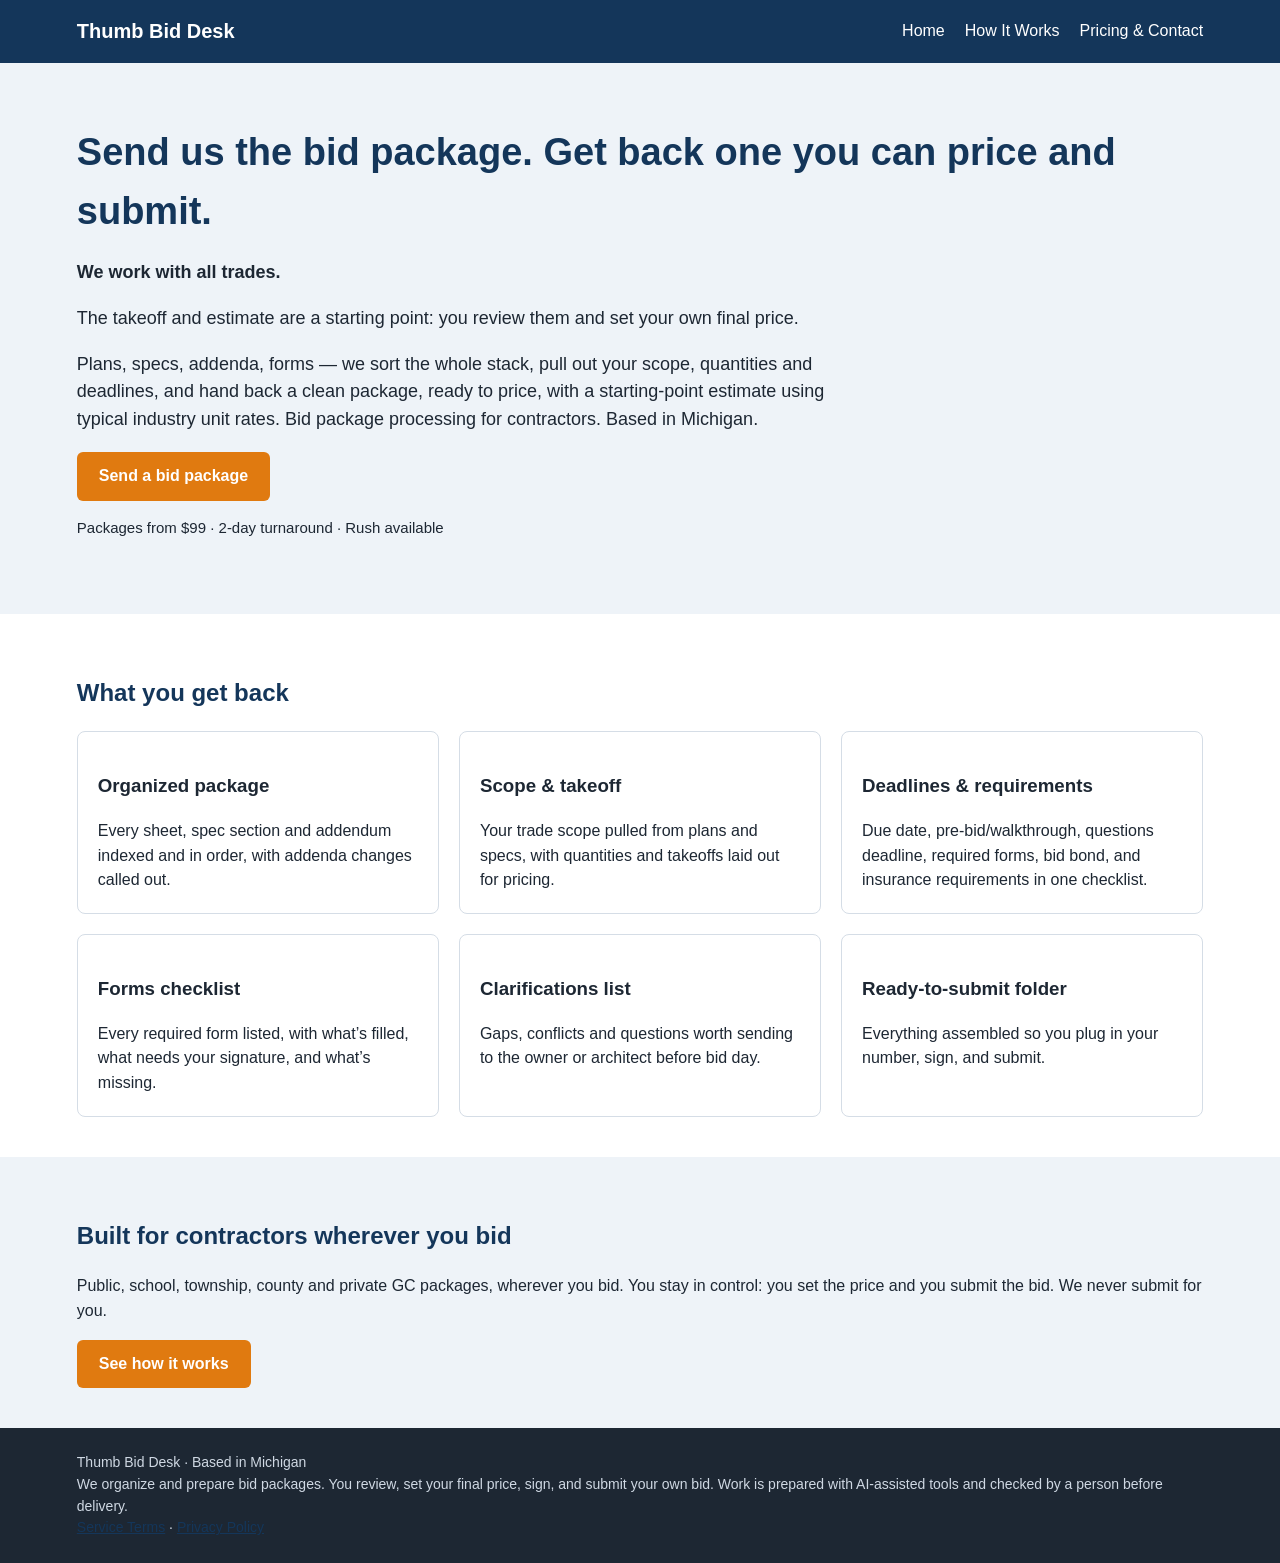
<file: index.html>
<!doctype html><html><head>
  <meta charset="utf-8"><meta name="viewport" content="width=device-width,initial-scale=1"><title>Thumb Bid Desk — Bid Package Processing for Contractors</title><link rel="stylesheet" href="style.css"></head><body><header><span class="logo">Thumb Bid Desk</span><nav><a href="index.html">Home</a><a href="how-it-works.html">How It Works</a><a href="pricing-contact.html">Pricing &amp; Contact</a></nav></header><div class="hero"><h1>Send us the bid package. Get back one you can price and submit.</h1><p><b>We work with all trades.</b></p><p>The takeoff and estimate are a starting point: you review them and set your own final price.</p><p>Plans, specs, addenda, forms — we sort the whole stack, pull out your scope, quantities and deadlines, and hand back a clean package, ready to price, with a starting-point estimate using typical industry unit rates. Bid package processing for contractors. Based in Michigan.</p><a class="btn" href="pricing-contact.html">Send a bid package</a><p style="font-size:15px">Packages from $99 · 2-day turnaround · Rush available</p></div>
<section><h2>What you get back</h2><div class="grid">
<div class="card"><h3>Organized package</h3>Every sheet, spec section and addendum indexed and in order, with addenda changes called out.</div>
<div class="card"><h3>Scope &amp; takeoff</h3>Your trade scope pulled from plans and specs, with quantities and takeoffs laid out for pricing.</div>
<div class="card"><h3>Deadlines &amp; requirements</h3>Due date, pre-bid/walkthrough, questions deadline, required forms, bid bond, and insurance requirements in one checklist.</div>
<div class="card"><h3>Forms checklist</h3>Every required form listed, with what’s filled, what needs your signature, and what’s missing.</div>
<div class="card"><h3>Clarifications list</h3>Gaps, conflicts and questions worth sending to the owner or architect before bid day.</div>
<div class="card"><h3>Ready-to-submit folder</h3>Everything assembled so you plug in your number, sign, and submit.</div></div></section>
<section style="background:#eef3f8"><h2>Built for contractors wherever you bid</h2><p>Public, school, township, county and private GC packages, wherever you bid. You stay in control: you set the price and you submit the bid. We never submit for you.</p><a class="btn" href="how-it-works.html">See how it works</a></section><footer>Thumb Bid Desk · Based in Michigan<br>We organize and prepare bid packages. You review, set your final price, sign, and submit your own bid. Work is prepared with AI-assisted tools and checked by a person before delivery.<br><a href="terms.html">Service Terms</a> · <a href="privacy-policy.html">Privacy Policy</a></footer><!-- Cloudflare Web Analytics --><script type='module' src='https://static.cloudflareinsights.com/beacon.min.js' data-cf-beacon='{"token": "3b5e7af48eb841309fae2f6a9824fa07"}'></script><!-- End Cloudflare Web Analytics --></body></html>
</file>
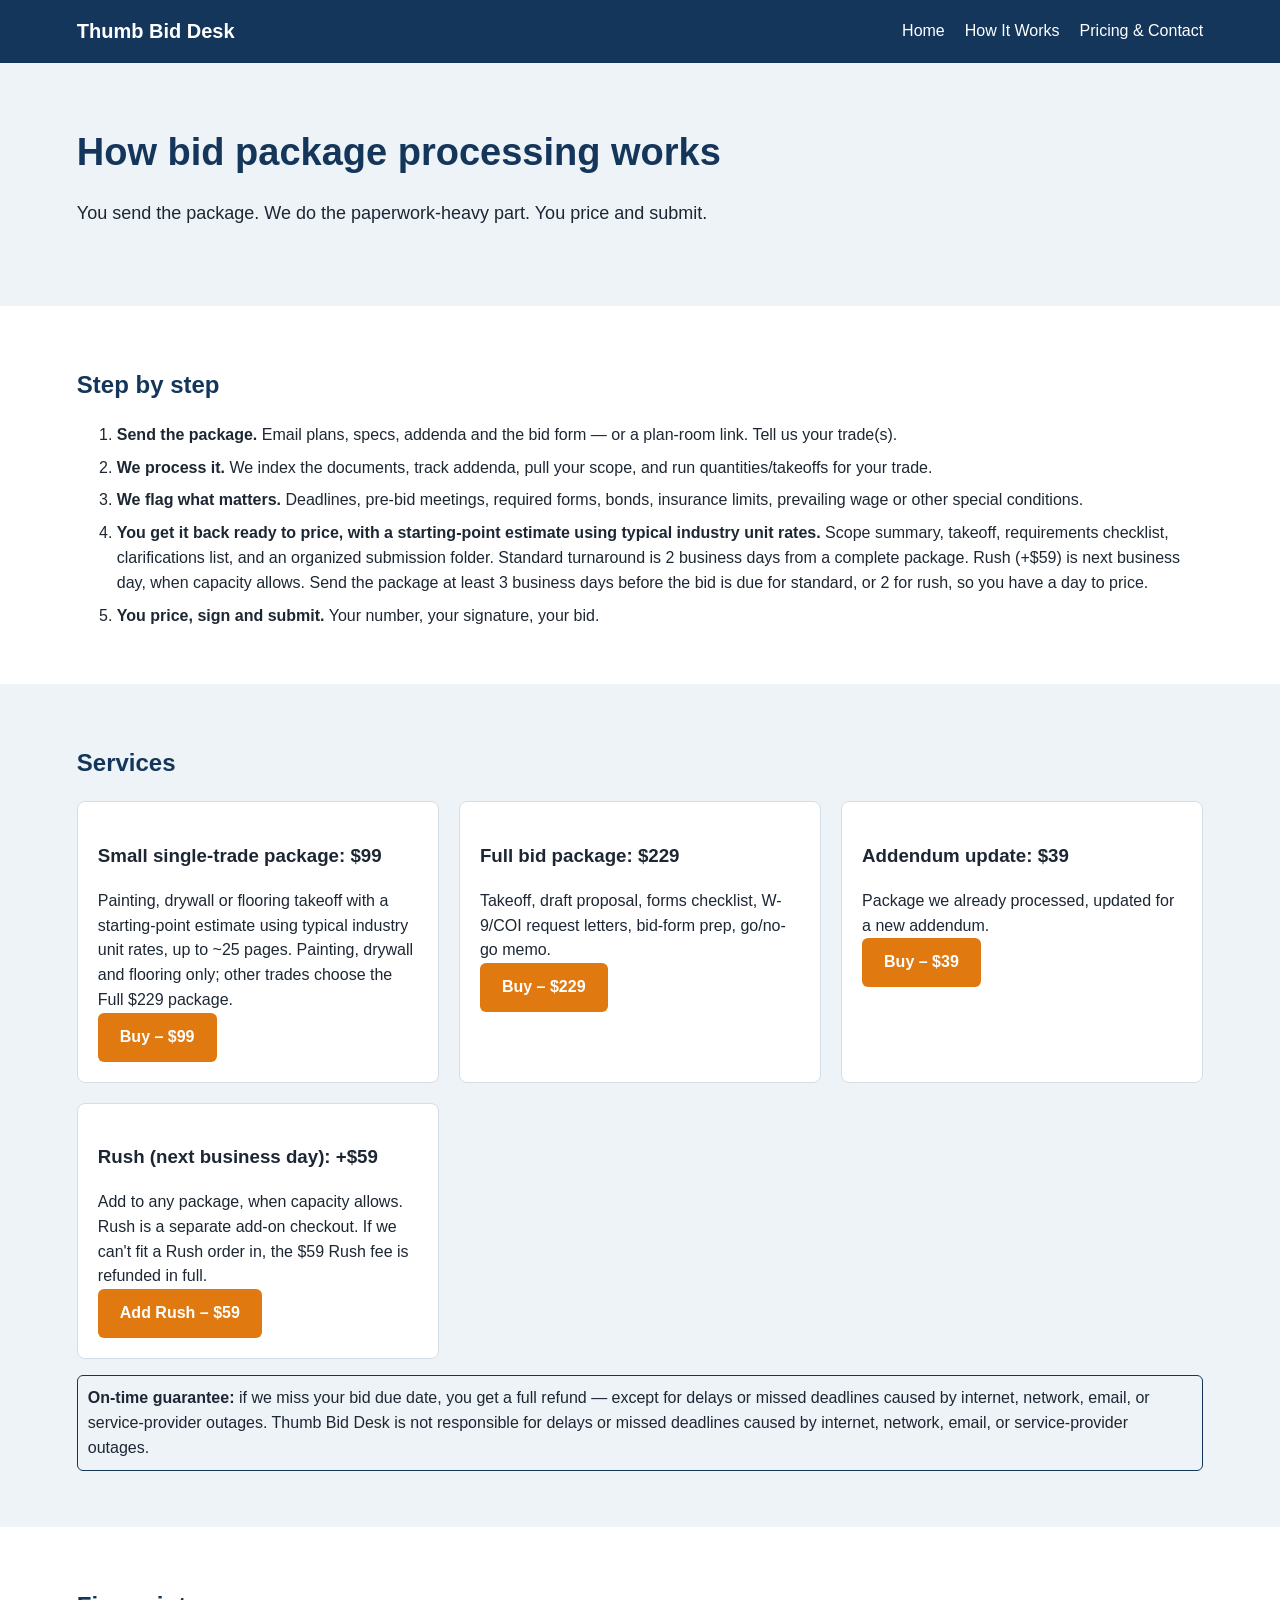
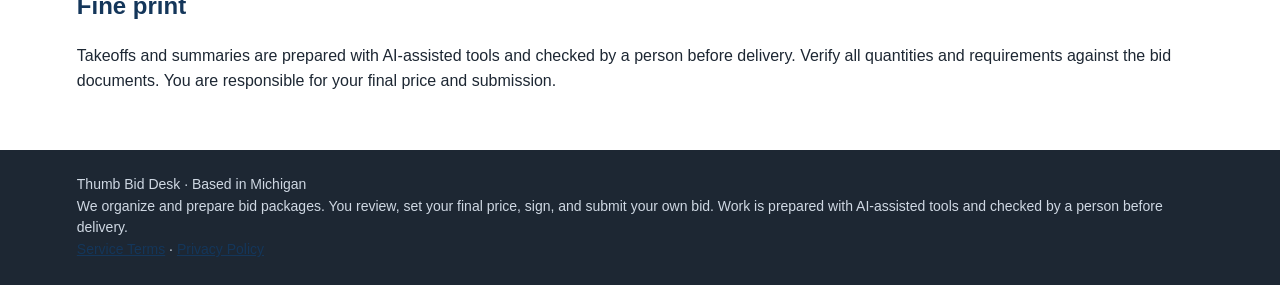
<file: how-it-works.html>
<!doctype html><html><head>
  <meta charset="utf-8"><meta name="viewport" content="width=device-width,initial-scale=1"><title>How It Works — Thumb Bid Desk</title><link rel="stylesheet" href="style.css"></head><body><header><span class="logo">Thumb Bid Desk</span><nav><a href="index.html">Home</a><a href="how-it-works.html">How It Works</a><a href="pricing-contact.html">Pricing &amp; Contact</a></nav></header><div class="hero"><h1>How bid package processing works</h1><p>You send the package. We do the paperwork-heavy part. You price and submit.</p></div>
<section><h2>Step by step</h2><ol>
<li><b>Send the package.</b> Email plans, specs, addenda and the bid form — or a plan-room link. Tell us your trade(s).</li>
<li><b>We process it.</b> We index the documents, track addenda, pull your scope, and run quantities/takeoffs for your trade.</li>
<li><b>We flag what matters.</b> Deadlines, pre-bid meetings, required forms, bonds, insurance limits, prevailing wage or other special conditions.</li>
<li><b>You get it back ready to price, with a starting-point estimate using typical industry unit rates.</b> Scope summary, takeoff, requirements checklist, clarifications list, and an organized submission folder. Standard turnaround is 2 business days from a complete package. Rush (+$59) is next business day, when capacity allows. Send the package at least 3 business days before the bid is due for standard, or 2 for rush, so you have a day to price.</li>
<li><b>You price, sign and submit.</b> Your number, your signature, your bid.</li></ol></section>
<section style="background:#eef3f8"><h2>Services</h2><div class="grid">
<div class="card"><h3>Small single-trade package: $99</h3>Painting, drywall or flooring takeoff with a starting-point estimate using typical industry unit rates, up to ~25 pages. Painting, drywall and flooring only; other trades choose the Full $229 package.<br><a class="btn" href="https://buy.stripe.com/28E4gBgw4eF0ey81PGes005" target="_blank" rel="noopener">Buy – $99</a></div>
<div class="card"><h3>Full bid package: $229</h3>Takeoff, draft proposal, forms checklist, W-9/COI request letters, bid-form prep, go/no-go memo.<br><a class="btn" href="https://buy.stripe.com/3cI28t0x668u1Lm0LCes006" target="_blank" rel="noopener">Buy – $229</a></div>
<div class="card"><h3>Addendum update: $39</h3>Package we already processed, updated for a new addendum.<br><a class="btn" href="https://buy.stripe.com/dRmaEZ5Rq54qahSeCses007" target="_blank" rel="noopener">Buy – $39</a></div>
<div class="card"><h3>Rush (next business day): +$59</h3>Add to any package, when capacity allows. Rush is a separate add-on checkout. If we can't fit a Rush order in, the $59 Rush fee is refunded in full.<br><a class="btn" href="https://buy.stripe.com/dRm14p5Rq2Wi89Kbqges008" target="_blank" rel="noopener">Add Rush – $59</a></div></div><p class="notice" style="border:1px solid #14365a;padding:10px;border-radius:6px"><b>On-time guarantee:</b> if we miss your bid due date, you get a full refund — except for delays or missed deadlines caused by internet, network, email, or service-provider outages. Thumb Bid Desk is not responsible for delays or missed deadlines caused by internet, network, email, or service-provider outages.</p></section>
<section><h2>Fine print</h2><p>Takeoffs and summaries are prepared with AI-assisted tools and checked by a person before delivery. Verify all quantities and requirements against the bid documents. You are responsible for your final price and submission.</p></section><footer>Thumb Bid Desk · Based in Michigan<br>We organize and prepare bid packages. You review, set your final price, sign, and submit your own bid. Work is prepared with AI-assisted tools and checked by a person before delivery.<br><a href="terms.html">Service Terms</a> · <a href="privacy-policy.html">Privacy Policy</a></footer><!-- Cloudflare Web Analytics --><script type='module' src='https://static.cloudflareinsights.com/beacon.min.js' data-cf-beacon='{"token": "3b5e7af48eb841309fae2f6a9824fa07"}'></script><!-- End Cloudflare Web Analytics --></body></html>
</file>
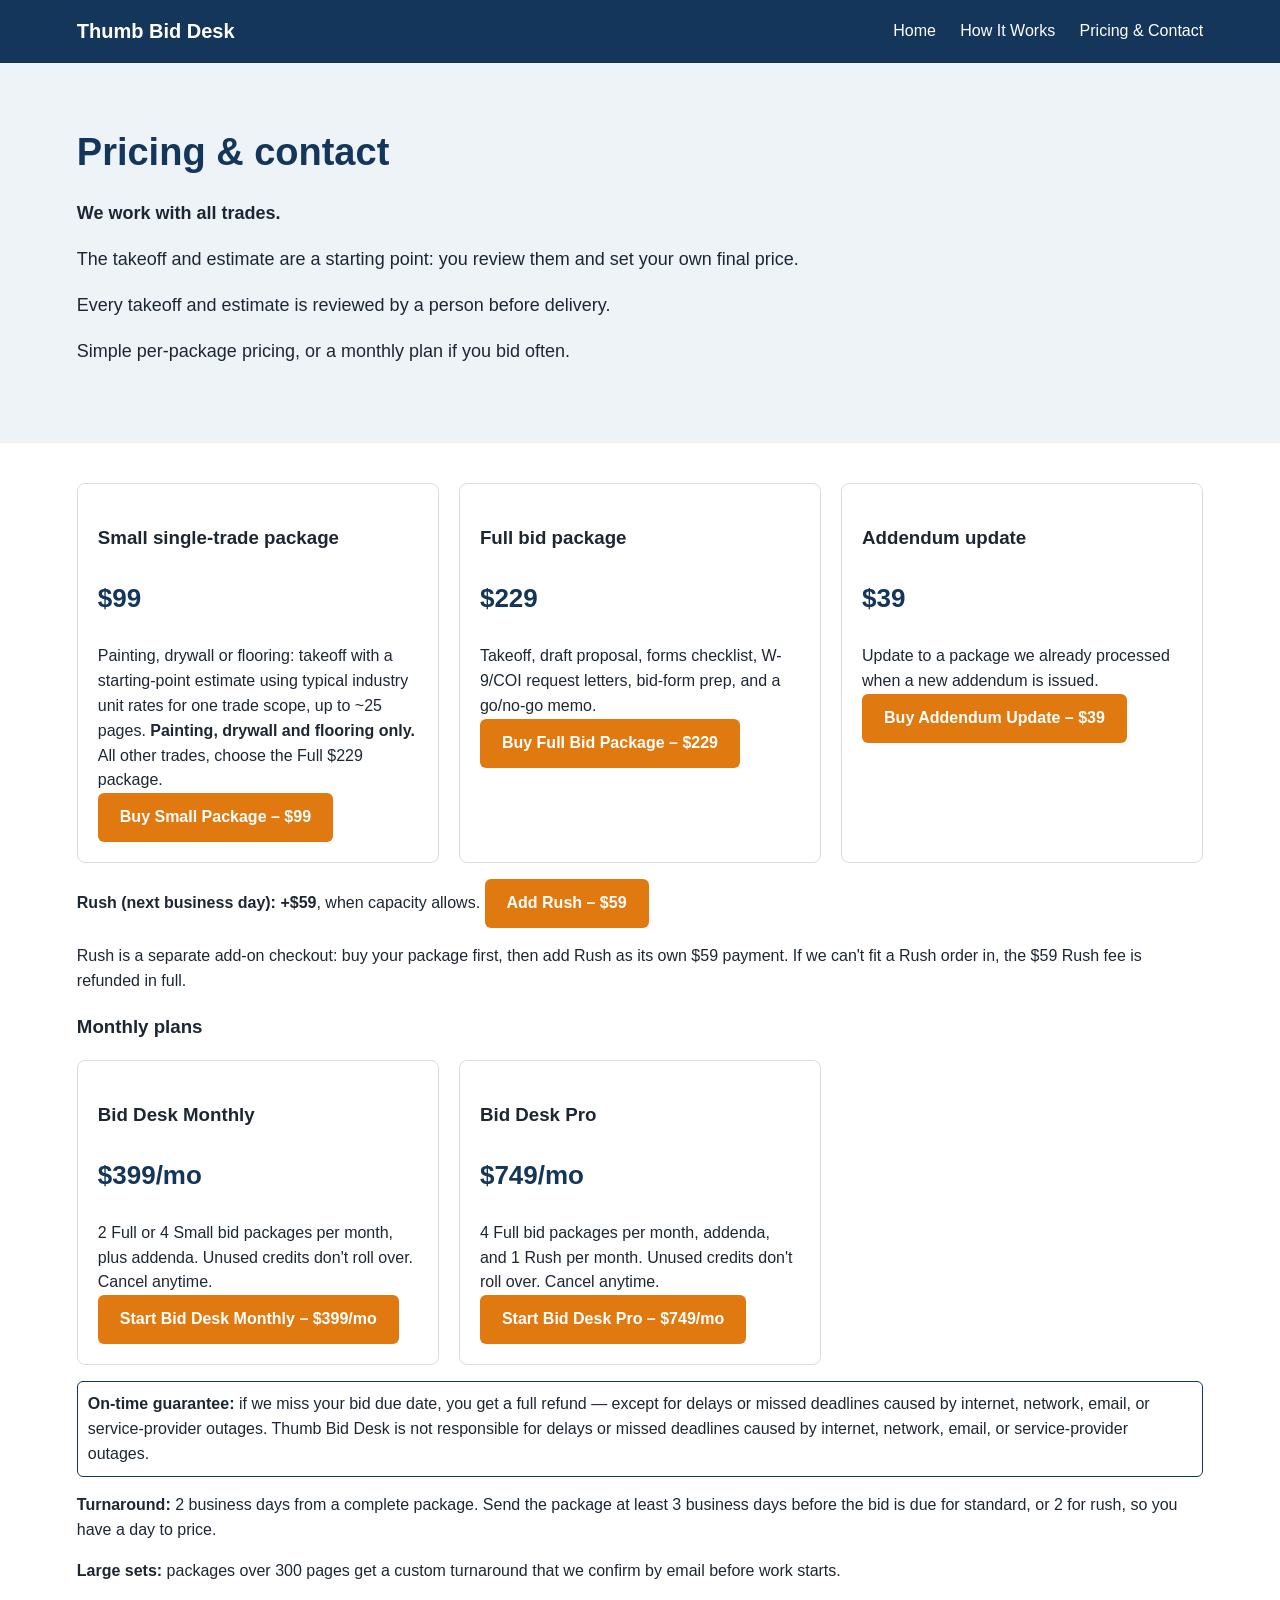
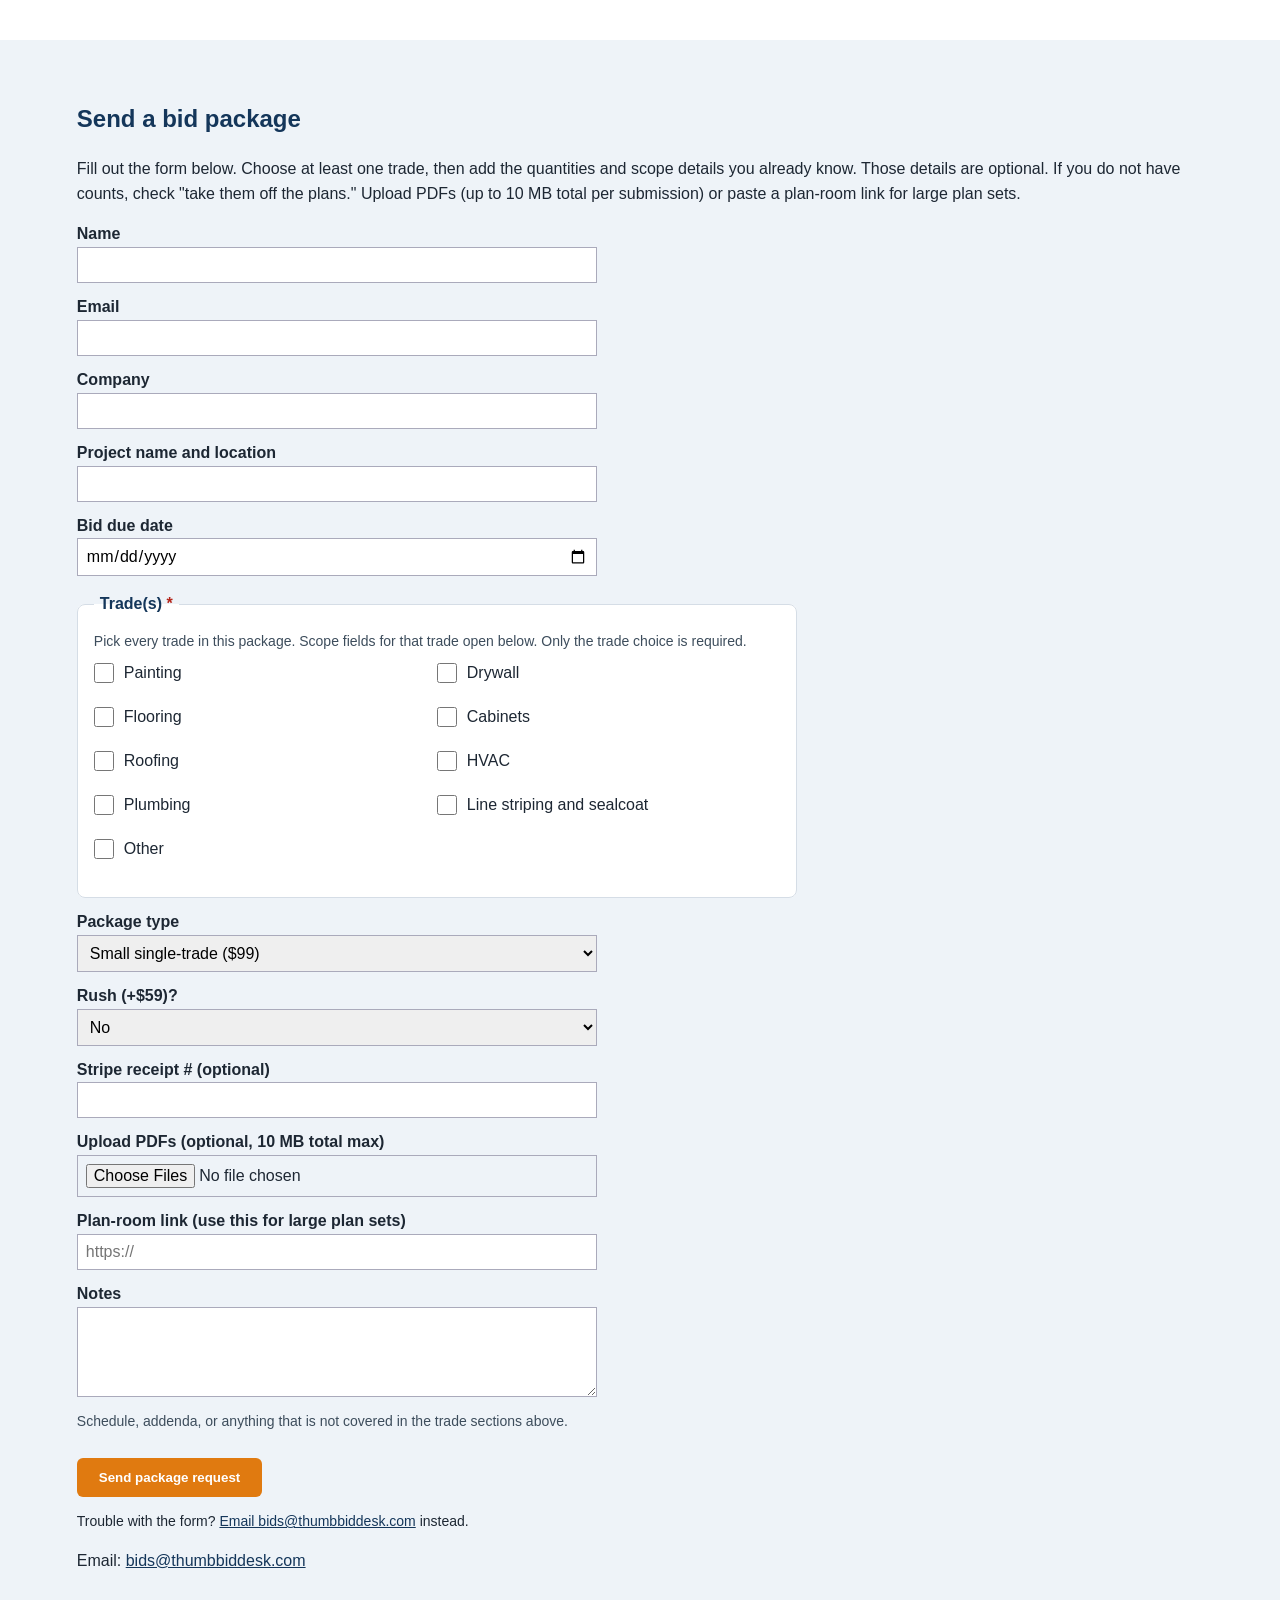
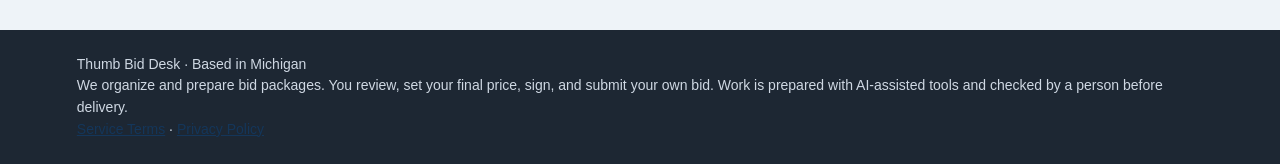
<file: pricing-contact.html>
<!doctype html>
<html lang="en">
<head>
  <meta charset="utf-8">
  <meta name="viewport" content="width=device-width,initial-scale=1">
  <title>Pricing &amp; Contact — Thumb Bid Desk</title>
  <link rel="stylesheet" href="style.css">
</head>
<body>
<header>
  <span class="logo">Thumb Bid Desk</span>
  <nav>
    <a href="index.html">Home</a>
    <a href="how-it-works.html">How It Works</a>
    <a href="pricing-contact.html">Pricing &amp; Contact</a>
  </nav>
</header>
<div class="hero">
  <h1>Pricing &amp; contact</h1>
  <p><b>We work with all trades.</b></p>
  <p>The takeoff and estimate are a starting point: you review them and set your own final price.</p>
  <p>Every takeoff and estimate is reviewed by a person before delivery.</p>
  <p>Simple per-package pricing, or a monthly plan if you bid often.</p>
</div>
<section>
  <div class="grid">
    <div class="card">
      <h3>Small single-trade package</h3>
      <p style="font-size:26px;font-weight:bold;color:#14365a">$99</p>
      Painting, drywall or flooring: takeoff with a starting-point estimate using typical industry unit rates for one trade scope, up to ~25 pages. <b>Painting, drywall and flooring only.</b> All other trades, choose the Full $229 package.<br>
      <a class="btn" href="https://buy.stripe.com/28E4gBgw4eF0ey81PGes005" target="_blank" rel="noopener">Buy Small Package – $99</a>
    </div>
    <div class="card">
      <h3>Full bid package</h3>
      <p style="font-size:26px;font-weight:bold;color:#14365a">$229</p>
      Takeoff, draft proposal, forms checklist, W-9/COI request letters, bid-form prep, and a go/no-go memo.<br>
      <a class="btn" href="https://buy.stripe.com/3cI28t0x668u1Lm0LCes006" target="_blank" rel="noopener">Buy Full Bid Package – $229</a>
    </div>
    <div class="card">
      <h3>Addendum update</h3>
      <p style="font-size:26px;font-weight:bold;color:#14365a">$39</p>
      Update to a package we already processed when a new addendum is issued.<br>
      <a class="btn" href="https://buy.stripe.com/dRmaEZ5Rq54qahSeCses007" target="_blank" rel="noopener">Buy Addendum Update – $39</a>
    </div>
  </div>
  <p><b>Rush (next business day): +$59</b>, when capacity allows. <a class="btn" href="https://buy.stripe.com/dRm14p5Rq2Wi89Kbqges008" target="_blank" rel="noopener">Add Rush – $59</a></p>
  <p>Rush is a separate add-on checkout: buy your package first, then add Rush as its own $59 payment. If we can't fit a Rush order in, the $59 Rush fee is refunded in full.</p>
  <h3>Monthly plans</h3>
  <div class="grid">
    <div class="card">
      <h3>Bid Desk Monthly</h3>
      <p style="font-size:26px;font-weight:bold;color:#14365a">$399/mo</p>
      2 Full or 4 Small bid packages per month, plus addenda. Unused credits don't roll over. Cancel anytime.<br>
      <a class="btn" href="https://buy.stripe.com/bJe00lfs040mahSdyoes009" target="_blank" rel="noopener">Start Bid Desk Monthly – $399/mo</a>
    </div>
    <div class="card">
      <h3>Bid Desk Pro</h3>
      <p style="font-size:26px;font-weight:bold;color:#14365a">$749/mo</p>
      4 Full bid packages per month, addenda, and 1 Rush per month. Unused credits don't roll over. Cancel anytime.<br>
      <a class="btn" href="https://buy.stripe.com/cNi14pfs09kGblWdyoes00a" target="_blank" rel="noopener">Start Bid Desk Pro – $749/mo</a>
    </div>
  </div>
<p class="notice" style="border:1px solid #14365a;padding:10px;border-radius:6px"><b>On-time guarantee:</b> if we miss your bid due date, you get a full refund — except for delays or missed deadlines caused by internet, network, email, or service-provider outages. Thumb Bid Desk is not responsible for delays or missed deadlines caused by internet, network, email, or service-provider outages.</p>
  <p><b>Turnaround:</b> 2 business days from a complete package. Send the package at least 3 business days before the bid is due for standard, or 2 for rush, so you have a day to price.</p>
  <p><b>Large sets:</b> packages over 300 pages get a custom turnaround that we confirm by email before work starts.</p>
</section>
<section id="send-package" style="background:#eef3f8">
  <h2>Send a bid package</h2>
  <div id="sent-msg" style="display:none;background:#e6f4ea;border:1px solid #2e7d32;padding:12px 16px;border-radius:6px;margin-bottom:16px"><b>Thanks, we got your package request.</b> We'll reply by email to confirm it's complete.</div>
  <p>Fill out the form below. Choose at least one trade, then add the quantities and scope details you already know. Those details are optional. If you do not have counts, check "take them off the plans." Upload PDFs (up to 10 MB total per submission) or paste a plan-room link for large plan sets.</p>
  <noscript><p class="form-note">JavaScript is required to send this form. Email <a href="mailto:bids@thumbbiddesk.com">bids@thumbbiddesk.com</a> instead, or enable JavaScript and reload.</p></noscript>
  <form id="package-form" method="POST" enctype="multipart/form-data" data-action="https://formly.email/submit">
    <input type="hidden" name="access_key" value="1e35f0cf9ffc4ee99e9c650744b64e1d">
    <input type="hidden" name="subject" value="New Thumb Bid Desk package request">
    <input type="hidden" name="redirect" value="https://thumbbiddesk.com/thank-you.html">
    <input type="hidden" name="honeypot" value="website">
    <div class="hp-wrap" aria-hidden="true">
      <label for="f-website">Website</label>
      <input type="text" name="website" id="f-website" value="" tabindex="-1" autocomplete="off">
    </div>
    <input type="hidden" id="f-trades" value="">

    <label for="f-name">Name</label>
    <input id="f-name" name="name" required autocomplete="name">
    <label for="f-email">Email</label>
    <input id="f-email" type="email" name="email" required autocomplete="email">
    <label for="f-company">Company</label>
    <input id="f-company" name="company" autocomplete="organization">
    <label for="f-project">Project name and location</label>
    <input id="f-project" name="project" required>
    <label for="f-due">Bid due date</label>
    <input id="f-due" type="date" name="bid_due_date" required>

    <fieldset class="trade-picker">
      <legend id="trade-legend">Trade(s) <span class="req">*</span></legend>
      <p class="field-help">Pick every trade in this package. Scope fields for that trade open below. Only the trade choice is required.</p>
      <div class="trade-picks" role="group" aria-labelledby="trade-legend">
        <label for="trade-painting"><input type="checkbox" class="trade-pick" id="trade-painting" name="trades" value="Painting" data-panel="qty-painting" data-small="1" aria-controls="qty-painting" aria-expanded="false"> Painting</label>
        <label for="trade-drywall"><input type="checkbox" class="trade-pick" id="trade-drywall" name="trades" value="Drywall" data-panel="qty-drywall" data-small="1" aria-controls="qty-drywall" aria-expanded="false"> Drywall</label>
        <label for="trade-flooring"><input type="checkbox" class="trade-pick" id="trade-flooring" name="trades" value="Flooring" data-panel="qty-flooring" data-small="1" aria-controls="qty-flooring" aria-expanded="false"> Flooring</label>
        <label for="trade-cabinets"><input type="checkbox" class="trade-pick" id="trade-cabinets" name="trades" value="Cabinets" data-panel="qty-cabinets" aria-controls="qty-cabinets" aria-expanded="false"> Cabinets</label>
        <label for="trade-roofing"><input type="checkbox" class="trade-pick" id="trade-roofing" name="trades" value="Roofing" data-panel="qty-roofing" aria-controls="qty-roofing" aria-expanded="false"> Roofing</label>
        <label for="trade-hvac"><input type="checkbox" class="trade-pick" id="trade-hvac" name="trades" value="HVAC" data-panel="qty-hvac" aria-controls="qty-hvac" aria-expanded="false"> HVAC</label>
        <label for="trade-plumbing"><input type="checkbox" class="trade-pick" id="trade-plumbing" name="trades" value="Plumbing" data-panel="qty-plumbing" aria-controls="qty-plumbing" aria-expanded="false"> Plumbing</label>
        <label for="trade-striping"><input type="checkbox" class="trade-pick" id="trade-striping" name="trades" value="Line striping and sealcoat" data-panel="qty-striping" aria-controls="qty-striping" aria-expanded="false"> Line striping and sealcoat</label>
        <label for="trade-other"><input type="checkbox" class="trade-pick" id="trade-other" name="trades" value="Other" data-panel="qty-other" aria-controls="qty-other" aria-expanded="false"> Other</label>
      </div>
      <p id="trade-error" class="form-error" hidden>Choose at least one trade.</p>
    </fieldset>

    <label for="f-package">Package type</label>
    <select id="f-package" name="package">
      <option>Small single-trade ($99)</option>
      <option>Full bid package ($229)</option>
      <option>Addendum update ($39)</option>
      <option>Bid Desk Monthly subscriber</option>
      <option>Bid Desk Pro subscriber</option>
    </select>
    <label for="f-rush">Rush (+$59)?</label>
    <select id="f-rush" name="rush">
      <option>No</option>
      <option>Yes, next business day</option>
    </select>
    <p id="package-trade-note" class="form-note" hidden>The $99 small package covers one trade: painting, drywall, or flooring. For any other trade, or more than one trade, choose the Full bid package ($229).</p>

    <div id="trade-live" class="sr-only" aria-live="polite"></div>

    <fieldset class="trade-fields" id="qty-painting" data-trade="Painting" disabled>
      <legend>Painting</legend>
      <p class="field-help">Optional. Tell us how the painting is scoped, then any counts you already have.</p>
      <div class="qty-grid">
        <h3 class="scope-h">Qualifiers</h3>
        <div>
          <label for="paint-where">Interior or exterior</label>
          <select id="paint-where" name="Painting - Interior or exterior">
            <option value="Not specified" selected>Not specified</option>
            <option>Interior</option>
            <option>Exterior</option>
            <option>Both</option>
          </select>
        </div>
        <div>
          <label for="paint-job">New construction or repaint</label>
          <select id="paint-job" name="Painting - New construction or repaint">
            <option value="Not specified" selected>Not specified</option>
            <option>New construction</option>
            <option>Repaint</option>
            <option>Both</option>
          </select>
        </div>
        <div>
          <label for="paint-condition">Surface condition</label>
          <select id="paint-condition" name="Painting - Surface condition">
            <option value="Not specified" selected>Not specified</option>
            <option>New, unpainted</option>
            <option>Good</option>
            <option>Fair</option>
            <option>Poor (peeling or stained)</option>
          </select>
        </div>
        <div>
          <label for="paint-prep">Prep</label>
          <select id="paint-prep" name="Painting - Prep">
            <option value="Not specified" selected>Not specified</option>
            <option>Wash and coat</option>
            <option>Standard (scrape, sand, caulk, spot prime)</option>
            <option>Heavy (peel, patch, full prime)</option>
          </select>
        </div>
        <div>
          <label for="paint-substrate">Substrate</label>
          <select id="paint-substrate" name="Painting - Substrate">
            <option value="Not specified" selected>Not specified</option>
            <option>Drywall</option>
            <option>Plaster</option>
            <option>Wood</option>
            <option>Masonry or brick</option>
            <option>Fiber cement</option>
            <option>Vinyl siding</option>
            <option>Metal</option>
            <option>Mixed</option>
            <option>Other</option>
          </select>
        </div>
        <div>
          <label for="paint-coats">Coats</label>
          <select id="paint-coats" name="Painting - Coats">
            <option value="Not specified" selected>Not specified</option>
            <option>1 finish coat</option>
            <option>2 finish coats</option>
            <option>Primer and 1 finish coat</option>
            <option>Primer and 2 finish coats</option>
          </select>
        </div>
        <div>
          <label for="paint-colors">Color changes</label>
          <select id="paint-colors" name="Painting - Color changes">
            <option value="Not specified" selected>Not specified</option>
            <option>No color change</option>
            <option>One color change</option>
            <option>Multiple color changes</option>
          </select>
        </div>
        <h3 class="scope-h">Quantities</h3>
        <div>
          <label for="paint-wall-sf">Interior wall area <span class="unit">(sq ft)</span></label>
          <input id="paint-wall-sf" name="Painting - Interior wall area (sq ft)" type="number" inputmode="decimal" min="0" step="any" autocomplete="off">
        </div>
        <div>
          <label for="paint-ceiling-sf">Interior ceiling area <span class="unit">(sq ft)</span></label>
          <input id="paint-ceiling-sf" name="Painting - Interior ceiling area (sq ft)" type="number" inputmode="decimal" min="0" step="any" autocomplete="off">
        </div>
        <div>
          <label for="paint-siding-sf">Exterior siding area <span class="unit">(sq ft)</span></label>
          <input id="paint-siding-sf" name="Painting - Exterior siding area (sq ft)" type="number" inputmode="decimal" min="0" step="any" autocomplete="off">
        </div>
        <div>
          <label for="paint-walls">Walls <span class="unit">(count)</span></label>
          <input id="paint-walls" name="Painting - Walls (count)" type="number" inputmode="numeric" min="0" step="1" autocomplete="off">
        </div>
        <div>
          <label for="paint-ceilings">Ceilings <span class="unit">(count)</span></label>
          <input id="paint-ceilings" name="Painting - Ceilings (count)" type="number" inputmode="numeric" min="0" step="1" autocomplete="off">
        </div>
        <div>
          <label for="paint-rooms">Rooms <span class="unit">(count)</span></label>
          <input id="paint-rooms" name="Painting - Rooms (count)" type="number" inputmode="numeric" min="0" step="1" autocomplete="off">
        </div>
        <div>
          <label for="paint-doors">Doors <span class="unit">(count)</span></label>
          <input id="paint-doors" name="Painting - Doors (count)" type="number" inputmode="numeric" min="0" step="1" autocomplete="off">
        </div>
        <div>
          <label for="paint-windows">Windows <span class="unit">(count)</span></label>
          <input id="paint-windows" name="Painting - Windows (count)" type="number" inputmode="numeric" min="0" step="1" autocomplete="off">
        </div>
        <div>
          <label for="paint-trim">Trim <span class="unit">(linear ft)</span></label>
          <input id="paint-trim" name="Painting - Trim (linear ft)" type="number" inputmode="decimal" min="0" step="any" autocomplete="off">
        </div>
        <div>
          <label for="paint-fascia">Fascia and soffit <span class="unit">(linear ft)</span></label>
          <input id="paint-fascia" name="Painting - Fascia and soffit (linear ft)" type="number" inputmode="decimal" min="0" step="any" autocomplete="off">
        </div>
        <div>
          <label for="paint-height">Ceiling height <span class="unit">(ft)</span></label>
          <input id="paint-height" name="Painting - Ceiling height (ft)" type="number" inputmode="decimal" min="0" step="0.1" autocomplete="off">
        </div>
        <div>
          <label for="paint-stories">Stories <span class="unit">(count)</span></label>
          <input id="paint-stories" name="Painting - Stories (count)" type="number" inputmode="numeric" min="0" step="1" autocomplete="off">
        </div>
        <div>
          <label for="paint-deck">Deck or fence area <span class="unit">(sq ft)</span></label>
          <input id="paint-deck" name="Painting - Deck or fence area (sq ft)" type="number" inputmode="decimal" min="0" step="any" autocomplete="off">
        </div>
        <div class="span-2">
          <label for="paint-notes">Other quantities / notes</label>
          <textarea id="paint-notes" name="Painting - Other quantities / notes" rows="3"></textarea>
        </div>
        <div class="check-line span-2">
          <input type="hidden" class="plans-flag" name="Painting - Take quantities off the plans" value="No">
          <label for="paint-plans"><input id="paint-plans" class="plans-check" type="checkbox"> Quantities unknown, take them off the plans</label>
        </div>
      </div>
    </fieldset>

    <fieldset class="trade-fields" id="qty-drywall" data-trade="Drywall" disabled>
      <legend>Drywall</legend>
      <p class="field-help">Optional. Finish level and board type change the price as much as the square footage.</p>
      <div class="qty-grid">
        <h3 class="scope-h">Qualifiers</h3>
        <div>
          <label for="dry-scope">Scope</label>
          <select id="dry-scope" name="Drywall - Scope">
            <option value="Not specified" selected>Not specified</option>
            <option>New hang and finish</option>
            <option>Finish only</option>
            <option>Patch and repair</option>
            <option>Mix</option>
          </select>
        </div>
        <div>
          <label for="dry-level">Finish level</label>
          <select id="dry-level" name="Drywall - Finish level">
            <option value="Not specified" selected>Not specified</option>
            <option>Level 1</option>
            <option>Level 2</option>
            <option>Level 3</option>
            <option>Level 4 (typical painted wall)</option>
            <option>Level 5</option>
          </select>
        </div>
        <div>
          <label for="dry-texture">Texture</label>
          <select id="dry-texture" name="Drywall - Texture">
            <option value="Not specified" selected>Not specified</option>
            <option>Smooth</option>
            <option>Orange peel</option>
            <option>Knockdown</option>
            <option>Skip trowel</option>
            <option>Match existing</option>
          </select>
        </div>
        <div>
          <label for="dry-board">Board type</label>
          <select id="dry-board" name="Drywall - Board type">
            <option value="Not specified" selected>Not specified</option>
            <option>Standard</option>
            <option>Moisture-resistant</option>
            <option>Mold-resistant</option>
            <option>Fire-rated</option>
            <option>Sound board</option>
            <option>Mixed</option>
          </select>
        </div>
        <div>
          <label for="dry-fire">Fire rating</label>
          <select id="dry-fire" name="Drywall - Fire rating">
            <option value="Not specified" selected>Not specified</option>
            <option>None</option>
            <option>1-hour</option>
            <option>2-hour</option>
          </select>
        </div>
        <h3 class="scope-h">Quantities</h3>
        <div>
          <label for="dry-board-sf">Board area <span class="unit">(sq ft)</span></label>
          <input id="dry-board-sf" name="Drywall - Board area (sq ft)" type="number" inputmode="decimal" min="0" step="any" autocomplete="off">
        </div>
        <div>
          <label for="dry-ceiling-sf">Ceiling area <span class="unit">(sq ft)</span></label>
          <input id="dry-ceiling-sf" name="Drywall - Ceiling area (sq ft)" type="number" inputmode="decimal" min="0" step="any" autocomplete="off">
        </div>
        <div>
          <label for="dry-rooms">Rooms <span class="unit">(count)</span></label>
          <input id="dry-rooms" name="Drywall - Rooms (count)" type="number" inputmode="numeric" min="0" step="1" autocomplete="off">
        </div>
        <div>
          <label for="dry-patches">Patches <span class="unit">(count)</span></label>
          <input id="dry-patches" name="Drywall - Patches (count)" type="number" inputmode="numeric" min="0" step="1" autocomplete="off">
        </div>
        <div>
          <label for="dry-height">Ceiling height <span class="unit">(ft)</span></label>
          <input id="dry-height" name="Drywall - Ceiling height (ft)" type="number" inputmode="decimal" min="0" step="0.1" autocomplete="off">
        </div>
        <div>
          <label for="dry-stories">Stories <span class="unit">(count)</span></label>
          <input id="dry-stories" name="Drywall - Stories (count)" type="number" inputmode="numeric" min="0" step="1" autocomplete="off">
        </div>
        <div class="span-2">
          <label for="dry-notes">Other quantities / notes</label>
          <textarea id="dry-notes" name="Drywall - Other quantities / notes" rows="3"></textarea>
        </div>
        <div class="check-line span-2">
          <input type="hidden" class="plans-flag" name="Drywall - Take quantities off the plans" value="No">
          <label for="dry-plans"><input id="dry-plans" class="plans-check" type="checkbox"> Quantities unknown, take them off the plans</label>
        </div>
      </div>
    </fieldset>

    <fieldset class="trade-fields" id="qty-flooring" data-trade="Flooring" disabled>
      <legend>Flooring</legend>
      <p class="field-help">Optional. A flooring square is 100 square feet. Send both squares and square footage if you have them.</p>
      <div class="qty-grid">
        <h3 class="scope-h">Qualifiers</h3>
        <div>
          <label for="floor-material">Material</label>
          <select id="floor-material" name="Flooring - Material">
            <option value="Not specified" selected>Not specified</option>
            <option>Hardwood</option>
            <option>Engineered hardwood</option>
            <option>Laminate</option>
            <option>Luxury vinyl plank</option>
            <option>Sheet vinyl</option>
            <option>Ceramic or porcelain tile</option>
            <option>Carpet</option>
            <option>Epoxy or coated concrete</option>
            <option>Mixed</option>
            <option>Other</option>
          </select>
        </div>
        <div>
          <label for="floor-subfloor">Subfloor</label>
          <select id="floor-subfloor" name="Flooring - Subfloor">
            <option value="Not specified" selected>Not specified</option>
            <option>Wood</option>
            <option>Concrete</option>
            <option>Both</option>
          </select>
        </div>
        <div>
          <label for="floor-prep">Subfloor prep</label>
          <select id="floor-prep" name="Flooring - Subfloor prep">
            <option value="Not specified" selected>Not specified</option>
            <option>None</option>
            <option>Scrape and skim</option>
            <option>Grind or patch</option>
            <option>Self-leveler</option>
            <option>New underlayment</option>
          </select>
        </div>
        <div>
          <label for="floor-remove">Remove existing floor</label>
          <select id="floor-remove" name="Flooring - Remove existing floor">
            <option value="Not specified" selected>Not specified</option>
            <option>No</option>
            <option>Yes, one layer</option>
            <option>Yes, multiple layers</option>
          </select>
        </div>
        <h3 class="scope-h">Quantities</h3>
        <div>
          <label for="floor-sf">Area <span class="unit">(sq ft)</span></label>
          <input id="floor-sf" name="Flooring - Area (sq ft)" type="number" inputmode="decimal" min="0" step="any" autocomplete="off">
        </div>
        <div>
          <label for="floor-squares">Squares <span class="unit">(100 sq ft)</span></label>
          <input id="floor-squares" name="Flooring - Squares (100 sq ft)" type="number" inputmode="decimal" min="0" step="0.01" autocomplete="off">
        </div>
        <div>
          <label for="floor-rooms">Rooms <span class="unit">(count)</span></label>
          <input id="floor-rooms" name="Flooring - Rooms (count)" type="number" inputmode="numeric" min="0" step="1" autocomplete="off">
        </div>
        <div>
          <label for="floor-stairs">Stairs <span class="unit">(flights)</span></label>
          <input id="floor-stairs" name="Flooring - Stairs (flights)" type="number" inputmode="numeric" min="0" step="1" autocomplete="off">
        </div>
        <div class="span-2">
          <label for="floor-notes">Other quantities / notes</label>
          <textarea id="floor-notes" name="Flooring - Other quantities / notes" rows="3"></textarea>
        </div>
        <div class="check-line span-2">
          <input type="hidden" class="plans-flag" name="Flooring - Take quantities off the plans" value="No">
          <label for="floor-plans"><input id="floor-plans" class="plans-check" type="checkbox"> Quantities unknown, take them off the plans</label>
        </div>
      </div>
    </fieldset>

    <fieldset class="trade-fields" id="qty-cabinets" data-trade="Cabinets" disabled>
      <legend>Cabinets</legend>
      <p class="field-help">Optional. Linear feet and who supplies the boxes are what price this scope.</p>
      <div class="qty-grid">
        <h3 class="scope-h">Qualifiers</h3>
        <div>
          <label for="cab-supply">Supply or install</label>
          <select id="cab-supply" name="Cabinets - Supply or install">
            <option value="Not specified" selected>Not specified</option>
            <option>Install only</option>
            <option>Supply and install</option>
            <option>Supply only</option>
          </select>
        </div>
        <div>
          <label for="cab-island">Island</label>
          <select id="cab-island" name="Cabinets - Island">
            <option value="Not specified" selected>Not specified</option>
            <option>No</option>
            <option>Yes</option>
          </select>
        </div>
        <div>
          <label for="cab-tops">Countertops</label>
          <select id="cab-tops" name="Cabinets - Countertops">
            <option value="Not specified" selected>Not specified</option>
            <option>None</option>
            <option>Laminate</option>
            <option>Solid surface</option>
            <option>Quartz</option>
            <option>Granite</option>
            <option>Butcher block</option>
            <option>Tile</option>
            <option>Customer supplied</option>
          </select>
        </div>
        <div>
          <label for="cab-splash">Backsplash</label>
          <select id="cab-splash" name="Cabinets - Backsplash">
            <option value="Not specified" selected>Not specified</option>
            <option>None</option>
            <option>4-inch splash</option>
            <option>Full height</option>
            <option>By others</option>
          </select>
        </div>
        <h3 class="scope-h">Quantities</h3>
        <div>
          <label for="cab-uppers">Upper cabinets <span class="unit">(linear ft)</span></label>
          <input id="cab-uppers" name="Cabinets - Upper cabinets (linear ft)" type="number" inputmode="decimal" min="0" step="any" autocomplete="off">
        </div>
        <div>
          <label for="cab-lowers">Lower cabinets <span class="unit">(linear ft)</span></label>
          <input id="cab-lowers" name="Cabinets - Lower cabinets (linear ft)" type="number" inputmode="decimal" min="0" step="any" autocomplete="off">
        </div>
        <div>
          <label for="cab-island-lf">Island size <span class="unit">(linear ft)</span></label>
          <input id="cab-island-lf" name="Cabinets - Island size (linear ft)" type="number" inputmode="decimal" min="0" step="any" autocomplete="off">
        </div>
        <div>
          <label for="cab-top-lf">Countertop length <span class="unit">(linear ft)</span></label>
          <input id="cab-top-lf" name="Cabinets - Countertop length (linear ft)" type="number" inputmode="decimal" min="0" step="any" autocomplete="off">
        </div>
        <div class="span-2">
          <label for="cab-notes">Other quantities / notes</label>
          <textarea id="cab-notes" name="Cabinets - Other quantities / notes" rows="3"></textarea>
        </div>
        <div class="check-line span-2">
          <input type="hidden" class="plans-flag" name="Cabinets - Take quantities off the plans" value="No">
          <label for="cab-plans"><input id="cab-plans" class="plans-check" type="checkbox"> Quantities unknown, take them off the plans</label>
        </div>
      </div>
    </fieldset>

    <fieldset class="trade-fields" id="qty-roofing" data-trade="Roofing" disabled>
      <legend>Roofing</legend>
      <p class="field-help">Optional. A roofing square is 100 square feet. Pitch, layers, and decking drive the labor.</p>
      <div class="qty-grid">
        <h3 class="scope-h">Qualifiers</h3>
        <div>
          <label for="roof-material">Material</label>
          <select id="roof-material" name="Roofing - Material">
            <option value="Not specified" selected>Not specified</option>
            <option>Asphalt 3-tab</option>
            <option>Architectural shingle</option>
            <option>Metal</option>
            <option>TPO or PVC</option>
            <option>EPDM</option>
            <option>Modified bitumen</option>
            <option>Tile</option>
            <option>Wood shake</option>
            <option>Other</option>
          </select>
        </div>
        <div>
          <label for="roof-pitch">Pitch</label>
          <select id="roof-pitch" name="Roofing - Pitch">
            <option value="Not specified" selected>Not specified</option>
            <option>Flat or low (under 2/12)</option>
            <option>2/12 to 4/12</option>
            <option>4/12 to 6/12</option>
            <option>6/12 to 9/12</option>
            <option>9/12 to 12/12</option>
            <option>Steeper than 12/12</option>
            <option>Mixed</option>
          </select>
        </div>
        <div>
          <label for="roof-deck">Decking replacement</label>
          <select id="roof-deck" name="Roofing - Decking replacement">
            <option value="Not specified" selected>Not specified</option>
            <option>None</option>
            <option>Partial</option>
            <option>Full redeck</option>
          </select>
        </div>
        <div>
          <label for="roof-tearoff">Tear-off</label>
          <select id="roof-tearoff" name="Roofing - Tear-off">
            <option value="Not specified" selected>Not specified</option>
            <option>New construction</option>
            <option>Overlay (no tear-off)</option>
            <option>Tear-off</option>
            <option>Repair only</option>
          </select>
        </div>
        <h3 class="scope-h">Quantities</h3>
        <div>
          <label for="roof-squares">Squares <span class="unit">(100 sq ft)</span></label>
          <input id="roof-squares" name="Roofing - Squares (100 sq ft)" type="number" inputmode="decimal" min="0" step="0.01" autocomplete="off">
        </div>
        <div>
          <label for="roof-sf">Roof area <span class="unit">(sq ft)</span></label>
          <input id="roof-sf" name="Roofing - Roof area (sq ft)" type="number" inputmode="decimal" min="0" step="any" autocomplete="off">
        </div>
        <div>
          <label for="roof-layers">Layers to tear off <span class="unit">(count)</span></label>
          <input id="roof-layers" name="Roofing - Layers to tear off (count)" type="number" inputmode="numeric" min="0" step="1" autocomplete="off">
        </div>
        <div>
          <label for="roof-stories">Stories <span class="unit">(count)</span></label>
          <input id="roof-stories" name="Roofing - Stories (count)" type="number" inputmode="numeric" min="0" step="1" autocomplete="off">
        </div>
        <div>
          <label for="roof-pens">Penetrations <span class="unit">(count)</span></label>
          <input id="roof-pens" name="Roofing - Penetrations (count)" type="number" inputmode="numeric" min="0" step="1" autocomplete="off">
        </div>
        <div>
          <label for="roof-skylights">Skylights <span class="unit">(count)</span></label>
          <input id="roof-skylights" name="Roofing - Skylights (count)" type="number" inputmode="numeric" min="0" step="1" autocomplete="off">
        </div>
        <div class="span-2">
          <label for="roof-notes">Other quantities / notes</label>
          <textarea id="roof-notes" name="Roofing - Other quantities / notes" rows="3"></textarea>
        </div>
        <div class="check-line span-2">
          <input type="hidden" class="plans-flag" name="Roofing - Take quantities off the plans" value="No">
          <label for="roof-plans"><input id="roof-plans" class="plans-check" type="checkbox"> Quantities unknown, take them off the plans</label>
        </div>
      </div>
    </fieldset>

    <fieldset class="trade-fields" id="qty-hvac" data-trade="HVAC" disabled>
      <legend>HVAC</legend>
      <p class="field-help">Optional. Tonnage, system count, and whether the ducts stay or change are the pricing drivers.</p>
      <div class="qty-grid">
        <h3 class="scope-h">Qualifiers</h3>
        <div>
          <label for="hvac-work">Work type</label>
          <select id="hvac-work" name="HVAC - Work type">
            <option value="Not specified" selected>Not specified</option>
            <option>New install</option>
            <option>Replacement</option>
            <option>Repair</option>
            <option>Mix</option>
          </select>
        </div>
        <div>
          <label for="hvac-equip">Equipment type</label>
          <select id="hvac-equip" name="HVAC - Equipment type">
            <option value="Not specified" selected>Not specified</option>
            <option>Split system</option>
            <option>Package unit</option>
            <option>Heat pump</option>
            <option>Mini-split</option>
            <option>Furnace and condenser</option>
            <option>Rooftop unit</option>
            <option>Boiler</option>
            <option>Other</option>
          </select>
        </div>
        <div>
          <label for="hvac-fuel">Fuel type</label>
          <select id="hvac-fuel" name="HVAC - Fuel type">
            <option value="Not specified" selected>Not specified</option>
            <option>Natural gas</option>
            <option>Propane</option>
            <option>Electric</option>
            <option>Oil</option>
            <option>Dual fuel</option>
            <option>Other</option>
          </select>
        </div>
        <div>
          <label for="hvac-duct">Ductwork</label>
          <select id="hvac-duct" name="HVAC - Ductwork">
            <option value="Not specified" selected>Not specified</option>
            <option>New</option>
            <option>Existing, leave as-is</option>
            <option>Existing, modify</option>
            <option>Ductless</option>
          </select>
        </div>
        <h3 class="scope-h">Quantities</h3>
        <div>
          <label for="hvac-tons">Tonnage <span class="unit">(tons)</span></label>
          <input id="hvac-tons" name="HVAC - Tonnage (tons)" type="number" inputmode="decimal" min="0" step="0.1" autocomplete="off">
        </div>
        <div>
          <label for="hvac-btu">Capacity <span class="unit">(BTU/h)</span></label>
          <input id="hvac-btu" name="HVAC - Capacity (BTU/h)" type="number" inputmode="numeric" min="0" step="1" autocomplete="off">
        </div>
        <div>
          <label for="hvac-zones">Zones <span class="unit">(count)</span></label>
          <input id="hvac-zones" name="HVAC - Zones (count)" type="number" inputmode="numeric" min="0" step="1" autocomplete="off">
        </div>
        <div>
          <label for="hvac-systems">Systems <span class="unit">(count)</span></label>
          <input id="hvac-systems" name="HVAC - Systems (count)" type="number" inputmode="numeric" min="0" step="1" autocomplete="off">
        </div>
        <div>
          <label for="hvac-stories">Stories served <span class="unit">(count)</span></label>
          <input id="hvac-stories" name="HVAC - Stories served (count)" type="number" inputmode="numeric" min="0" step="1" autocomplete="off">
        </div>
        <div>
          <label for="hvac-sf">Area served <span class="unit">(sq ft)</span></label>
          <input id="hvac-sf" name="HVAC - Area served (sq ft)" type="number" inputmode="decimal" min="0" step="any" autocomplete="off">
        </div>
        <div class="span-2">
          <label for="hvac-notes">Other quantities / notes</label>
          <textarea id="hvac-notes" name="HVAC - Other quantities / notes" rows="3"></textarea>
        </div>
        <div class="check-line span-2">
          <input type="hidden" class="plans-flag" name="HVAC - Take quantities off the plans" value="No">
          <label for="hvac-plans"><input id="hvac-plans" class="plans-check" type="checkbox"> Quantities unknown, take them off the plans</label>
        </div>
      </div>
    </fieldset>

    <fieldset class="trade-fields" id="qty-plumbing" data-trade="Plumbing" disabled>
      <legend>Plumbing</legend>
      <p class="field-help">Optional. Fixture counts, rough versus finish, and the water heater are the scope that gets priced.</p>
      <div class="qty-grid">
        <h3 class="scope-h">Qualifiers</h3>
        <div>
          <label for="plumb-phase">Rough-in or finish</label>
          <select id="plumb-phase" name="Plumbing - Rough-in or finish">
            <option value="Not specified" selected>Not specified</option>
            <option>Rough-in only</option>
            <option>Finish only</option>
            <option>Rough-in and finish</option>
            <option>Repair</option>
          </select>
        </div>
        <div>
          <label for="plumb-new">New or replacement</label>
          <select id="plumb-new" name="Plumbing - New or replacement">
            <option value="Not specified" selected>Not specified</option>
            <option>New construction</option>
            <option>Replacement</option>
            <option>Remodel</option>
            <option>Repair</option>
          </select>
        </div>
        <div>
          <label for="plumb-wh-type">Water heater type</label>
          <select id="plumb-wh-type" name="Plumbing - Water heater type">
            <option value="Not specified" selected>Not specified</option>
            <option>None</option>
            <option>Tank, gas</option>
            <option>Tank, electric</option>
            <option>Tankless, gas</option>
            <option>Tankless, electric</option>
            <option>Heat pump</option>
            <option>Existing to remain</option>
          </select>
        </div>
        <div>
          <label for="plumb-pipe">Pipe material</label>
          <select id="plumb-pipe" name="Plumbing - Pipe material">
            <option value="Not specified" selected>Not specified</option>
            <option>Copper</option>
            <option>PEX</option>
            <option>CPVC</option>
            <option>PVC</option>
            <option>Galvanized</option>
            <option>Cast iron</option>
            <option>Mixed</option>
          </select>
        </div>
        <h3 class="scope-h">Quantities</h3>
        <div>
          <label for="plumb-fixtures">Total fixtures <span class="unit">(count)</span></label>
          <input id="plumb-fixtures" name="Plumbing - Total fixtures (count)" type="number" inputmode="numeric" min="0" step="1" autocomplete="off">
        </div>
        <div>
          <label for="plumb-wc">Toilets <span class="unit">(count)</span></label>
          <input id="plumb-wc" name="Plumbing - Toilets (count)" type="number" inputmode="numeric" min="0" step="1" autocomplete="off">
        </div>
        <div>
          <label for="plumb-lav">Lavatories <span class="unit">(count)</span></label>
          <input id="plumb-lav" name="Plumbing - Lavatories (count)" type="number" inputmode="numeric" min="0" step="1" autocomplete="off">
        </div>
        <div>
          <label for="plumb-tubs">Tubs and showers <span class="unit">(count)</span></label>
          <input id="plumb-tubs" name="Plumbing - Tubs and showers (count)" type="number" inputmode="numeric" min="0" step="1" autocomplete="off">
        </div>
        <div>
          <label for="plumb-ksink">Kitchen sinks <span class="unit">(count)</span></label>
          <input id="plumb-ksink" name="Plumbing - Kitchen sinks (count)" type="number" inputmode="numeric" min="0" step="1" autocomplete="off">
        </div>
        <div>
          <label for="plumb-wh">Water heaters <span class="unit">(count)</span></label>
          <input id="plumb-wh" name="Plumbing - Water heaters (count)" type="number" inputmode="numeric" min="0" step="1" autocomplete="off">
        </div>
        <div class="span-2">
          <label for="plumb-notes">Other quantities / notes</label>
          <textarea id="plumb-notes" name="Plumbing - Other quantities / notes" rows="3"></textarea>
        </div>
        <div class="check-line span-2">
          <input type="hidden" class="plans-flag" name="Plumbing - Take quantities off the plans" value="No">
          <label for="plumb-plans"><input id="plumb-plans" class="plans-check" type="checkbox"> Quantities unknown, take them off the plans</label>
        </div>
      </div>
    </fieldset>

    <fieldset class="trade-fields" id="qty-striping" data-trade="Line striping and sealcoat" disabled>
      <legend>Line striping and sealcoat</legend>
      <p class="field-help">Optional. Lot area, stall count, and line length are the takeoff. Say whether this is stripe, sealcoat, or both.</p>
      <div class="qty-grid">
        <h3 class="scope-h">Qualifiers</h3>
        <div>
          <label for="stripe-scope">Scope</label>
          <select id="stripe-scope" name="Line striping and sealcoat - Scope">
            <option value="Not specified" selected>Not specified</option>
            <option>Stripe only</option>
            <option>Sealcoat only</option>
            <option>Stripe and sealcoat</option>
            <option>New layout</option>
          </select>
        </div>
        <div>
          <label for="stripe-surface">Surface</label>
          <select id="stripe-surface" name="Line striping and sealcoat - Surface">
            <option value="Not specified" selected>Not specified</option>
            <option>Asphalt</option>
            <option>Concrete</option>
            <option>Both</option>
          </select>
        </div>
        <div>
          <label for="stripe-coats">Sealcoat</label>
          <select id="stripe-coats" name="Line striping and sealcoat - Sealcoat">
            <option value="Not specified" selected>Not specified</option>
            <option>None</option>
            <option>1 coat</option>
            <option>2 coats</option>
          </select>
        </div>
        <h3 class="scope-h">Quantities</h3>
        <div>
          <label for="stripe-sf">Lot area <span class="unit">(sq ft)</span></label>
          <input id="stripe-sf" name="Line striping and sealcoat - Lot area (sq ft)" type="number" inputmode="decimal" min="0" step="any" autocomplete="off">
        </div>
        <div>
          <label for="stripe-stalls">Stalls <span class="unit">(count)</span></label>
          <input id="stripe-stalls" name="Line striping and sealcoat - Stalls (count)" type="number" inputmode="numeric" min="0" step="1" autocomplete="off">
        </div>
        <div>
          <label for="stripe-ada">Accessible stalls <span class="unit">(count)</span></label>
          <input id="stripe-ada" name="Line striping and sealcoat - Accessible stalls (count)" type="number" inputmode="numeric" min="0" step="1" autocomplete="off">
        </div>
        <div>
          <label for="stripe-lf">Line length <span class="unit">(linear ft)</span></label>
          <input id="stripe-lf" name="Line striping and sealcoat - Line length (linear ft)" type="number" inputmode="decimal" min="0" step="any" autocomplete="off">
        </div>
        <div class="span-2">
          <label for="stripe-notes">Other quantities / notes</label>
          <textarea id="stripe-notes" name="Line striping and sealcoat - Other quantities / notes" rows="3"></textarea>
        </div>
        <div class="check-line span-2">
          <input type="hidden" class="plans-flag" name="Line striping and sealcoat - Take quantities off the plans" value="No">
          <label for="stripe-plans"><input id="stripe-plans" class="plans-check" type="checkbox"> Quantities unknown, take them off the plans</label>
        </div>
      </div>
    </fieldset>

    <fieldset class="trade-fields" id="qty-other" data-trade="Other" disabled>
      <legend>Other trade</legend>
      <p class="field-help">Optional quantities. The trade name is required so we know what to take off.</p>
      <div class="qty-grid">
        <div class="span-2">
          <label for="f-other-trade">Trade name</label>
          <input id="f-other-trade" name="Other - Trade name" autocomplete="off">
        </div>
        <div class="span-2">
          <label for="other-notes">Other quantities / notes</label>
          <textarea id="other-notes" name="Other - Other quantities / notes" rows="3"></textarea>
        </div>
        <div class="check-line span-2">
          <input type="hidden" class="plans-flag" name="Other - Take quantities off the plans" value="No">
          <label for="other-plans"><input id="other-plans" class="plans-check" type="checkbox"> Quantities unknown, take them off the plans</label>
        </div>
      </div>
    </fieldset>

    <label for="f-receipt">Stripe receipt # (optional)</label>
    <input id="f-receipt" name="stripe_receipt">
    <label for="f-files">Upload PDFs (optional, 10 MB total max)</label>
    <input id="f-files" type="file" name="attachment" accept="application/pdf,.pdf" multiple>
    <label for="f-link">Plan-room link (use this for large plan sets)</label>
    <input id="f-link" type="url" name="plan_room_link" placeholder="https://">
    <label for="f-notes">Notes</label>
    <textarea id="f-notes" rows="4" name="notes"></textarea>
    <p class="field-help">Schedule, addenda, or anything that is not covered in the trade sections above.</p>
    <button class="btn" type="submit">Send package request</button>
  </form>
  <p style="font-size:14px">Trouble with the form? <a href="mailto:bids@thumbbiddesk.com?subject=Thumb%20Bid%20Desk%20package%20request">Email bids@thumbbiddesk.com</a> instead.</p>
  <p>Email: <a href="mailto:bids@thumbbiddesk.com?subject=Thumb%20Bid%20Desk%20package%20request">bids@thumbbiddesk.com</a></p>
  <script>
  (function () {
    if (location.search.indexOf('sent=1') > -1) {
      document.getElementById('sent-msg').style.display = 'block';
    }
    var form = document.getElementById('package-form');
    if (!form) return;
    var formAction = form.getAttribute('data-action') || 'https://formly.email/submit';
    form.setAttribute('action', formAction);
    var pageLoadedAt = Date.now();
    var dueInput = document.getElementById('f-due');
    function todayISO() {
      var d = new Date();
      var m = String(d.getMonth() + 1).padStart(2, '0');
      var day = String(d.getDate()).padStart(2, '0');
      return d.getFullYear() + '-' + m + '-' + day;
    }
    if (dueInput) {
      dueInput.min = todayISO();
    }
    var picks = form.querySelectorAll('.trade-pick');
    picks.forEach(function (pick) { pick.removeAttribute('name'); });
    var tradesInput = document.getElementById('f-trades');
    tradesInput.name = 'trades';
    var error = document.getElementById('trade-error');
    var packageSelect = document.getElementById('f-package');
    var packageNote = document.getElementById('package-trade-note');
    var otherName = document.getElementById('f-other-trade');
    var otherPick = document.getElementById('trade-other');
    var live = document.getElementById('trade-live');

    function syncPlans(panel) {
      var box = panel.querySelector('.plans-check');
      var flag = panel.querySelector('.plans-flag');
      if (box && flag) flag.value = box.checked ? 'Yes' : 'No';
    }

    function sync() {
      var selected = [];
      var nonSmall = false;
      picks.forEach(function (pick) {
        var panel = document.getElementById(pick.getAttribute('data-panel'));
        var on = pick.checked;
        pick.setAttribute('aria-expanded', on ? 'true' : 'false');
        if (panel) {
          panel.classList.toggle('is-open', on);
          panel.disabled = !on;
          if (on) syncPlans(panel);
        }
        if (on) {
          var label = pick.value;
          if (pick.value === 'Other') {
            var typed = otherName.value.trim();
            label = typed ? ('Other: ' + typed) : 'Other';
          }
          selected.push(label);
          if (!pick.hasAttribute('data-small')) nonSmall = true;
        }
      });
      tradesInput.value = selected.join(', ');
      var smallPkg = packageSelect.value.indexOf('Small') === 0;
      packageNote.hidden = !(smallPkg && selected.length > 0 && (nonSmall || selected.length > 1));
      if (otherPick.checked && !otherName.value.trim()) {
        otherName.setCustomValidity('Enter the trade name.');
      } else {
        otherName.setCustomValidity('');
      }
      if (selected.length) error.hidden = true;
      live.textContent = selected.length ? ('Showing scope fields for ' + selected.join(', ') + '.') : '';
    }

    function restoreOpenFields() {
      form.querySelectorAll('.trade-fields.is-open').forEach(function (panel) {
        panel.disabled = false;
        panel.querySelectorAll('input, select, textarea').forEach(function (el) {
          el.disabled = false;
        });
      });
      sync();
    }

    function omitBlanks() {
      var controls = form.querySelectorAll('.trade-fields input, .trade-fields select, .trade-fields textarea');
      controls.forEach(function (el) {
        if (el.disabled || el.classList.contains('plans-flag') || el.classList.contains('plans-check')) return;
        var value = (el.value || '').trim();
        if (value === '' || value === 'Not specified') el.disabled = true;
      });
    }

    picks.forEach(function (pick) {
      pick.addEventListener('change', sync);
    });
    form.querySelectorAll('.plans-check').forEach(function (box) {
      box.addEventListener('change', function () {
        var panel = box.closest('.trade-fields');
        if (panel) syncPlans(panel);
      });
    });
    otherName.addEventListener('input', sync);
    packageSelect.addEventListener('change', sync);
    form.addEventListener('wheel', function (event) {
      var el = event.target;
      if (el && el.tagName === 'INPUT' && el.type === 'number' && document.activeElement === el) el.blur();
    }, { passive: true });
    form.addEventListener('submit', function (event) {
      sync();
      var honey = form.querySelector('input[name="website"]');
      if (honey && honey.value) {
        event.preventDefault();
        return;
      }
      if (Date.now() - pageLoadedAt < 3000) {
        event.preventDefault();
        alert('Please wait a moment and try again.');
        return;
      }
      if (dueInput) {
        dueInput.min = todayISO();
        if (dueInput.value && dueInput.value < dueInput.min) {
          event.preventDefault();
          dueInput.setCustomValidity('Bid due date must be today or later.');
          dueInput.reportValidity();
          dueInput.setCustomValidity('');
          return;
        }
        dueInput.setCustomValidity('');
      }
      var any = false;
      picks.forEach(function (pick) { if (pick.checked) any = true; });
      if (!any) {
        event.preventDefault();
        error.hidden = false;
        document.getElementById('trade-painting').focus();
        return;
      }
      if (!form.checkValidity()) {
        event.preventDefault();
        form.reportValidity();
        return;
      }
      omitBlanks();
      window.setTimeout(restoreOpenFields, 0);
    });
    sync();
  })();
  </script>
</section>
<footer>Thumb Bid Desk · Based in Michigan<br>We organize and prepare bid packages. You review, set your final price, sign, and submit your own bid. Work is prepared with AI-assisted tools and checked by a person before delivery.<br><a href="terms.html">Service Terms</a> · <a href="privacy-policy.html">Privacy Policy</a></footer>
<!-- Cloudflare Web Analytics --><script type='module' src='https://static.cloudflareinsights.com/beacon.min.js' data-cf-beacon='{"token": "3b5e7af48eb841309fae2f6a9824fa07"}'></script><!-- End Cloudflare Web Analytics --></body>
</html>
</file>
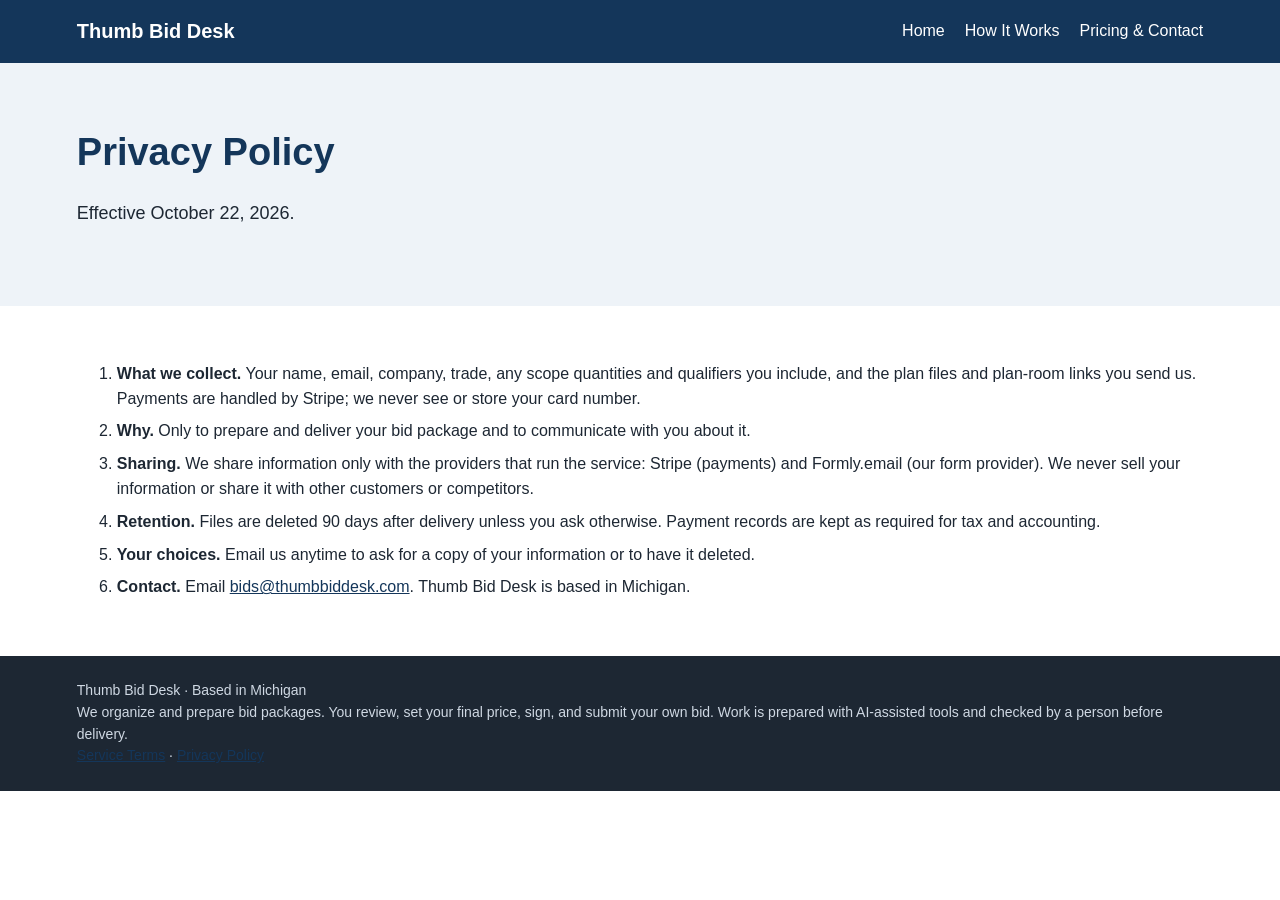
<file: privacy-policy.html>
<!doctype html><html><head>
  <meta charset="utf-8"><meta name="viewport" content="width=device-width,initial-scale=1"><title>Privacy Policy — Thumb Bid Desk</title><link rel="stylesheet" href="style.css"></head><body><header><span class="logo">Thumb Bid Desk</span><nav><a href="index.html">Home</a><a href="how-it-works.html">How It Works</a><a href="pricing-contact.html">Pricing &amp; Contact</a></nav></header><div class="hero"><h1>Privacy Policy</h1><p>Effective October 22, 2026.</p></div>
<section><ol>
<li><b>What we collect.</b> Your name, email, company, trade, any scope quantities and qualifiers you include, and the plan files and plan-room links you send us. Payments are handled by Stripe; we never see or store your card number.
<li><b>Why.</b> Only to prepare and deliver your bid package and to communicate with you about it.
<li><b>Sharing.</b> We share information only with the providers that run the service: Stripe (payments) and Formly.email (our form provider). We never sell your information or share it with other customers or competitors.
<li><b>Retention.</b> Files are deleted 90 days after delivery unless you ask otherwise. Payment records are kept as required for tax and accounting.
<li><b>Your choices.</b> Email us anytime to ask for a copy of your information or to have it deleted.
<li><b>Contact.</b> Email <a href="mailto:bids@thumbbiddesk.com">bids@thumbbiddesk.com</a>. Thumb Bid Desk is based in Michigan.
</ol></section><footer>Thumb Bid Desk · Based in Michigan<br>We organize and prepare bid packages. You review, set your final price, sign, and submit your own bid. Work is prepared with AI-assisted tools and checked by a person before delivery.<br><a href="terms.html">Service Terms</a> · <a href="privacy-policy.html">Privacy Policy</a></footer><!-- Cloudflare Web Analytics --><script type='module' src='https://static.cloudflareinsights.com/beacon.min.js' data-cf-beacon='{"token": "3b5e7af48eb841309fae2f6a9824fa07"}'></script><!-- End Cloudflare Web Analytics --></body></html>
</file>
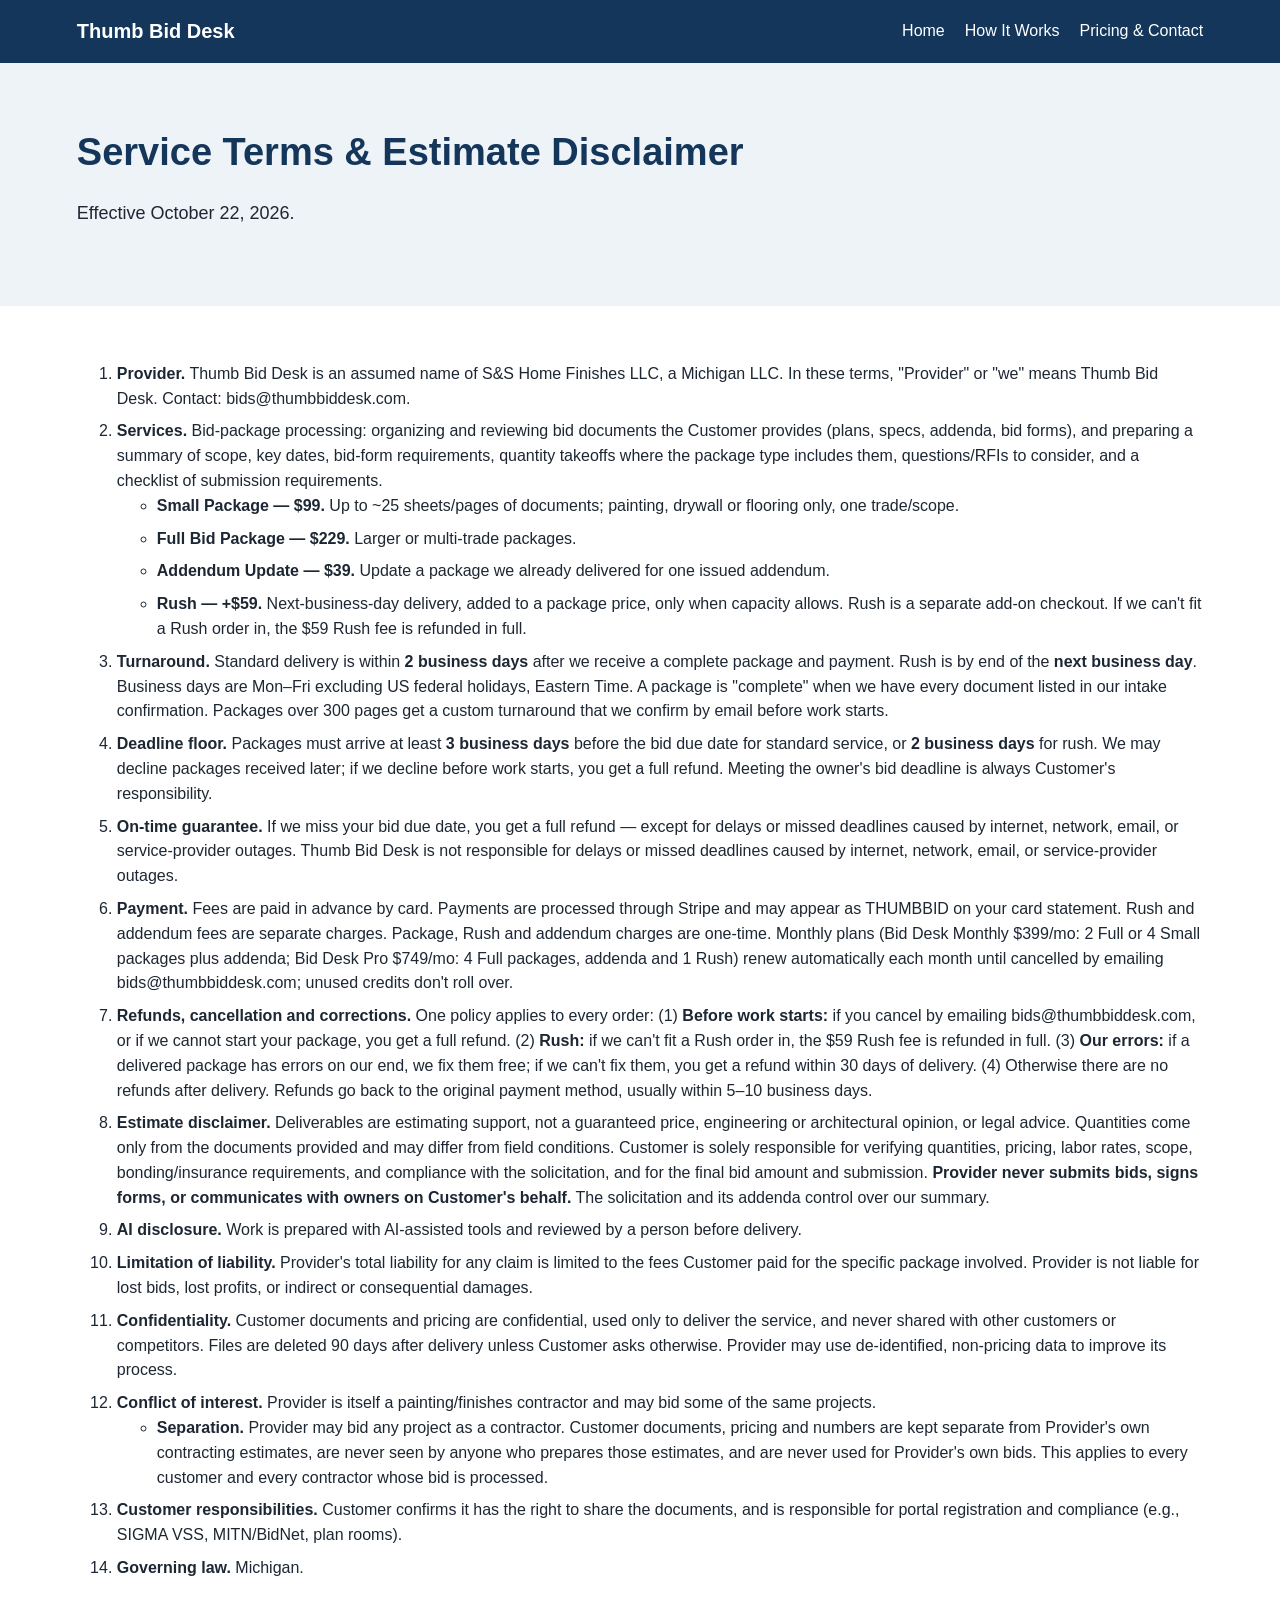
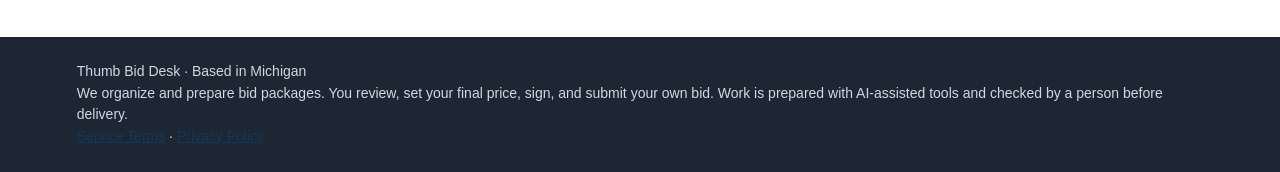
<file: terms.html>
<!doctype html><html><head>
  <meta charset="utf-8"><meta name="viewport" content="width=device-width,initial-scale=1"><title>Service Terms — Thumb Bid Desk</title><link rel="stylesheet" href="style.css"></head><body><header><span class="logo">Thumb Bid Desk</span><nav><a href="index.html">Home</a><a href="how-it-works.html">How It Works</a><a href="pricing-contact.html">Pricing &amp; Contact</a></nav></header><div class="hero"><h1>Service Terms &amp; Estimate Disclaimer</h1><p>Effective October 22, 2026.</p></div>
<section><ol>
<li><b>Provider.</b> Thumb Bid Desk is an assumed name of S&amp;S Home Finishes LLC, a Michigan LLC. In these terms, "Provider" or "we" means Thumb Bid Desk. Contact: bids@thumbbiddesk.com. 
<li><b>Services.</b> Bid-package processing: organizing and reviewing bid documents the Customer provides (plans, specs, addenda, bid forms), and preparing a summary of scope, key dates, bid-form requirements, quantity takeoffs where the package type includes them, questions/RFIs to consider, and a checklist of submission requirements.
<ul>
<li><b>Small Package — $99.</b> Up to ~25 sheets/pages of documents; painting, drywall or flooring only, one trade/scope.</li>
<li><b>Full Bid Package — $229.</b> Larger or multi-trade packages.</li>
<li><b>Addendum Update — $39.</b> Update a package we already delivered for one issued addendum.</li>
<li><b>Rush — +$59.</b> Next-business-day delivery, added to a package price, only when capacity allows. Rush is a separate add-on checkout. If we can't fit a Rush order in, the $59 Rush fee is refunded in full.</li>
</ul>
<li><b>Turnaround.</b> Standard delivery is within <b>2 business days</b> after we receive a complete package and payment. Rush is by end of the <b>next business day</b>. Business days are Mon–Fri excluding US federal holidays, Eastern Time. A package is "complete" when we have every document listed in our intake confirmation. Packages over 300 pages get a custom turnaround that we confirm by email before work starts.
<li><b>Deadline floor.</b> Packages must arrive at least <b>3 business days</b> before the bid due date for standard service, or <b>2 business days</b> for rush. We may decline packages received later; if we decline before work starts, you get a full refund. Meeting the owner's bid deadline is always Customer's responsibility.
<li><b>On-time guarantee.</b> If we miss your bid due date, you get a full refund — except for delays or missed deadlines caused by internet, network, email, or service-provider outages. Thumb Bid Desk is not responsible for delays or missed deadlines caused by internet, network, email, or service-provider outages.</li>
<li><b>Payment.</b> Fees are paid in advance by card. Payments are processed through Stripe and may appear as THUMBBID on your card statement. Rush and addendum fees are separate charges. Package, Rush and addendum charges are one-time. Monthly plans (Bid Desk Monthly $399/mo: 2 Full or 4 Small packages plus addenda; Bid Desk Pro $749/mo: 4 Full packages, addenda and 1 Rush) renew automatically each month until cancelled by emailing bids@thumbbiddesk.com; unused credits don't roll over.
<li><b>Refunds, cancellation and corrections.</b> One policy applies to every order: (1) <b>Before work starts:</b> if you cancel by emailing bids@thumbbiddesk.com, or if we cannot start your package, you get a full refund. (2) <b>Rush:</b> if we can't fit a Rush order in, the $59 Rush fee is refunded in full. (3) <b>Our errors:</b> if a delivered package has errors on our end, we fix them free; if we can't fix them, you get a refund within 30 days of delivery. (4) Otherwise there are no refunds after delivery. Refunds go back to the original payment method, usually within 5–10 business days.
<li><b>Estimate disclaimer.</b> Deliverables are estimating support, not a guaranteed price, engineering or architectural opinion, or legal advice. Quantities come only from the documents provided and may differ from field conditions. Customer is solely responsible for verifying quantities, pricing, labor rates, scope, bonding/insurance requirements, and compliance with the solicitation, and for the final bid amount and submission. <b>Provider never submits bids, signs forms, or communicates with owners on Customer's behalf.</b> The solicitation and its addenda control over our summary.
<li><b>AI disclosure.</b> Work is prepared with AI-assisted tools and reviewed by a person before delivery.
<li><b>Limitation of liability.</b> Provider's total liability for any claim is limited to the fees Customer paid for the specific package involved. Provider is not liable for lost bids, lost profits, or indirect or consequential damages.
<li><b>Confidentiality.</b> Customer documents and pricing are confidential, used only to deliver the service, and never shared with other customers or competitors. Files are deleted 90 days after delivery unless Customer asks otherwise. Provider may use de-identified, non-pricing data to improve its process.
<li><b>Conflict of interest.</b> Provider is itself a painting/finishes contractor and may bid some of the same projects.
<ul>
<li><b>Separation.</b> Provider may bid any project as a contractor. Customer documents, pricing and numbers are kept separate from Provider's own contracting estimates, are never seen by anyone who prepares those estimates, and are never used for Provider's own bids. This applies to every customer and every contractor whose bid is processed.</li>
</ul>
<li><b>Customer responsibilities.</b> Customer confirms it has the right to share the documents, and is responsible for portal registration and compliance (e.g., SIGMA VSS, MITN/BidNet, plan rooms).
<li><b>Governing law.</b> Michigan.
</ol></section><footer>Thumb Bid Desk · Based in Michigan<br>We organize and prepare bid packages. You review, set your final price, sign, and submit your own bid. Work is prepared with AI-assisted tools and checked by a person before delivery.<br><a href="terms.html">Service Terms</a> · <a href="privacy-policy.html">Privacy Policy</a></footer><!-- Cloudflare Web Analytics --><script type='module' src='https://static.cloudflareinsights.com/beacon.min.js' data-cf-beacon='{"token": "3b5e7af48eb841309fae2f6a9824fa07"}'></script><!-- End Cloudflare Web Analytics --></body></html>
</file>
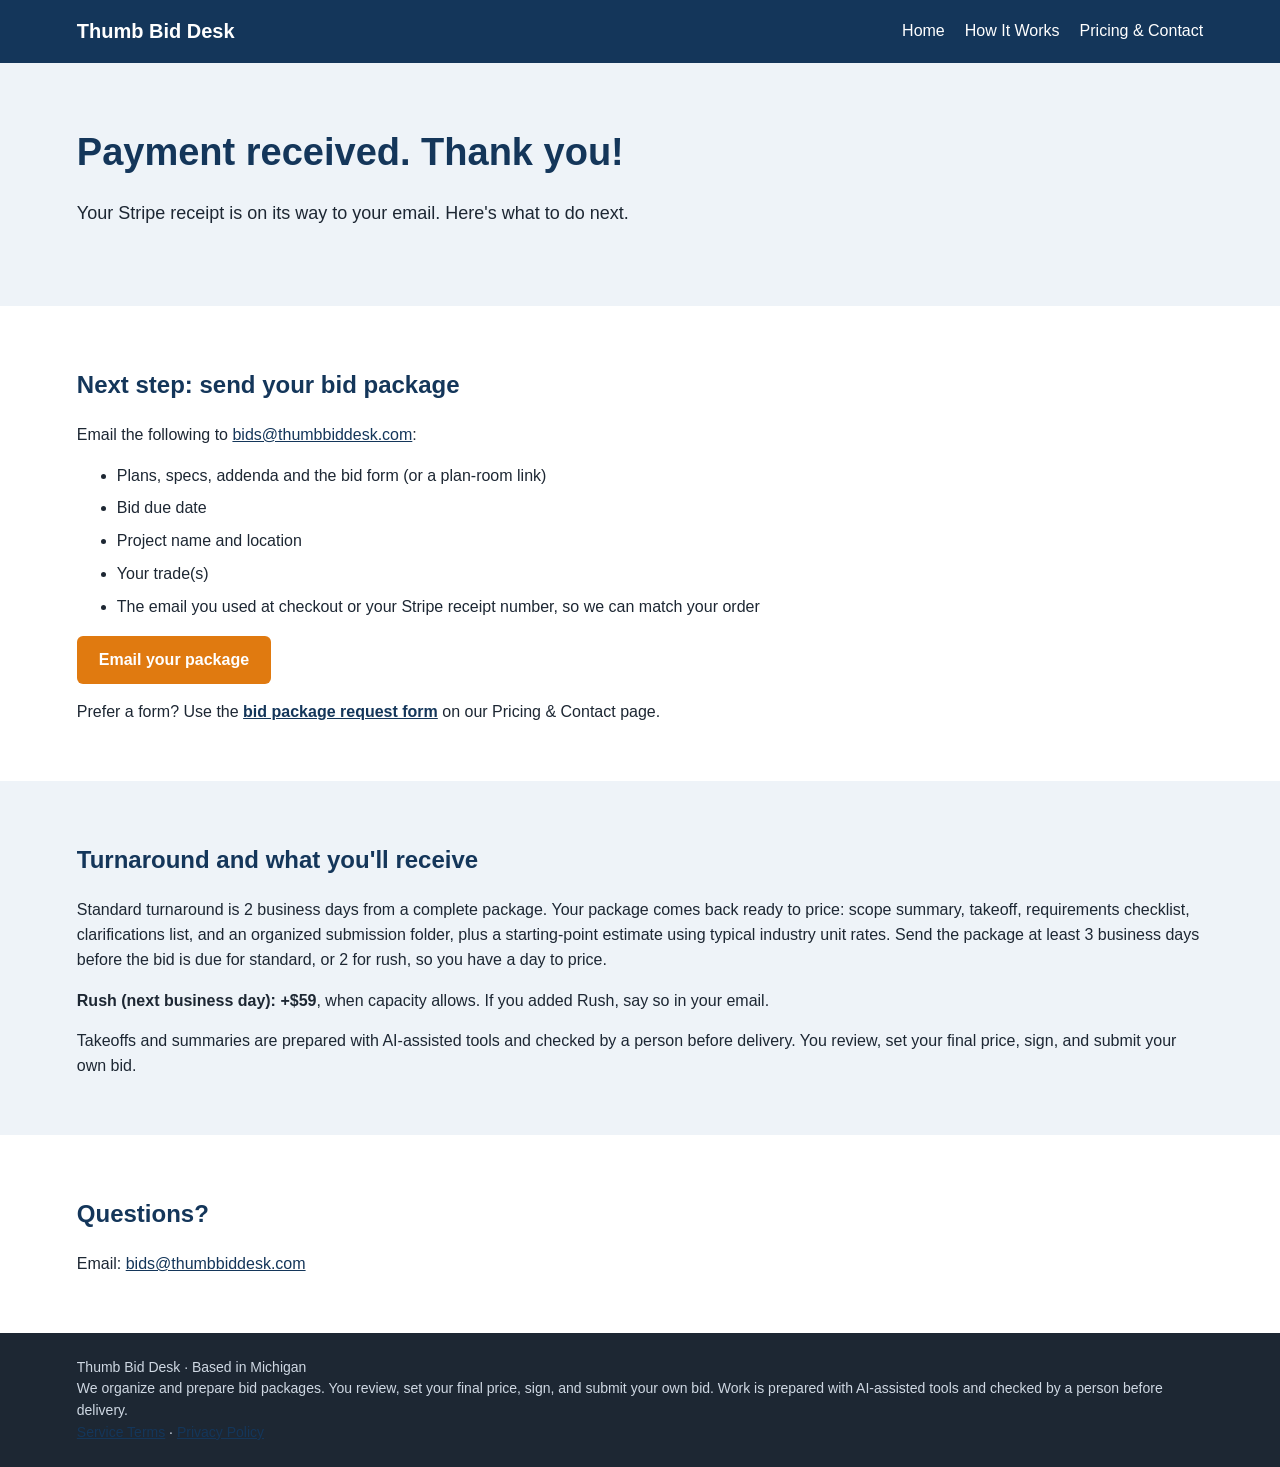
<file: thank-you.html>
<!doctype html>
<html><head>
  <meta charset="utf-8"><meta name="viewport" content="width=device-width,initial-scale=1"><meta name="robots" content="noindex, nofollow"><title>Thank You — Thumb Bid Desk</title><link rel="stylesheet" href="style.css"></head><body>
<header><span class="logo">Thumb Bid Desk</span><nav><a href="index.html">Home</a><a href="how-it-works.html">How It Works</a><a href="pricing-contact.html">Pricing &amp; Contact</a></nav></header>
<div class="hero"><h1>Payment received. Thank you!</h1><p>Your Stripe receipt is on its way to your email. Here's what to do next.</p></div>
<section>
<h2>Next step: send your bid package</h2>
<p>Email the following to <a href="mailto:bids@thumbbiddesk.com?subject=Thumb%20Bid%20Desk%20order%20%E2%80%93%20bid%20package%20files">bids@thumbbiddesk.com</a>:</p>
<ul>
<li>Plans, specs, addenda and the bid form (or a plan-room link)</li>
<li>Bid due date</li>
<li>Project name and location</li>
<li>Your trade(s)</li>
<li>The email you used at checkout or your Stripe receipt number, so we can match your order</li>
</ul>
<p><a class="btn" href="mailto:bids@thumbbiddesk.com?subject=Thumb%20Bid%20Desk%20order%20%E2%80%93%20bid%20package%20files">Email your package</a></p>
<p>Prefer a form? Use the <a href="pricing-contact.html#send-package"><b>bid package request form</b></a> on our Pricing &amp; Contact page.</p>
</section>
<section style="background:#eef3f8">
<h2>Turnaround and what you'll receive</h2>
<p>Standard turnaround is 2 business days from a complete package. Your package comes back ready to price: scope summary, takeoff, requirements checklist, clarifications list, and an organized submission folder, plus a starting-point estimate using typical industry unit rates. Send the package at least 3 business days before the bid is due for standard, or 2 for rush, so you have a day to price.</p>
<p><b>Rush (next business day): +$59</b>, when capacity allows. If you added Rush, say so in your email.</p>
<p>Takeoffs and summaries are prepared with AI-assisted tools and checked by a person before delivery. You review, set your final price, sign, and submit your own bid.</p>
</section>
<section>
<h2>Questions?</h2>
<p>Email: <a href="mailto:bids@thumbbiddesk.com?subject=Thumb%20Bid%20Desk%20order%20question">bids@thumbbiddesk.com</a></p>
</section>
<footer>Thumb Bid Desk · Based in Michigan<br>We organize and prepare bid packages. You review, set your final price, sign, and submit your own bid. Work is prepared with AI-assisted tools and checked by a person before delivery.<br><a href="terms.html">Service Terms</a> · <a href="privacy-policy.html">Privacy Policy</a></footer>
<!-- Cloudflare Web Analytics --><script type='module' src='https://static.cloudflareinsights.com/beacon.min.js' data-cf-beacon='{"token": "3b5e7af48eb841309fae2f6a9824fa07"}'></script><!-- End Cloudflare Web Analytics --></body></html>
</file>
<file: style.css>
*{box-sizing:border-box}body{margin:0;font-family:Arial,Helvetica,sans-serif;color:#1d2733;line-height:1.55}
.draft{background:#b42318;color:#fff;text-align:center;padding:6px;font-size:13px;font-weight:bold}
header{background:#14365a;color:#fff;padding:16px 6%;display:flex;justify-content:space-between;align-items:center}
header a{color:#fff;margin-left:20px;text-decoration:none}.logo{font-weight:bold;font-size:20px}
.hero{background:#eef3f8;padding:60px 6%}.hero h1{font-size:38px;margin:0 0 12px;color:#14365a}.hero p{font-size:18px;max-width:760px}
.btn{display:inline-block;background:#e07a10;color:#fff;padding:12px 22px;border-radius:6px;text-decoration:none;font-weight:bold}
section{padding:40px 6%}.grid{display:grid;grid-template-columns:repeat(3,1fr);gap:20px}
.card{border:1px solid #d5dde6;border-radius:8px;padding:20px;background:#fff}h2{color:#14365a}
.ph{background:#fff3c4;border:1px dashed #b38600;padding:2px 6px;font-weight:bold}
footer{background:#1d2733;color:#cfd8e3;padding:24px 6%;font-size:14px}ol li,ul li{margin-bottom:8px}
label{display:block;margin-top:12px;font-weight:bold}input,textarea,select{width:100%;max-width:520px;padding:8px;border:1px solid #aab}
a{color:#14365a}header a{color:#fff}.btn{border:0;cursor:pointer;color:#fff}
@media(max-width:700px){.grid{grid-template-columns:1fr}header{flex-direction:column;align-items:flex-start}header a{margin:8px 16px 0 0}}
#package-form input,#package-form select,#package-form textarea{font-size:16px;font-family:inherit}
#package-form .btn{margin-top:18px}
.req{color:#b42318}
.field-help{font-weight:normal;color:#3d4d5c;font-size:14px;margin:6px 0 8px;max-width:720px}
.form-error{color:#9f1c1c;font-weight:bold;margin:8px 0 0}
.form-note{background:#fff8e8;border:1px solid #e0c36a;border-radius:6px;padding:10px 12px;max-width:720px}
.trade-picker,.trade-fields{min-width:0;width:100%;max-width:720px;margin:16px 0 0;padding:8px 16px 16px;border:1px solid #d5dde6;border-radius:8px;background:#fff}
.trade-fields{display:none;border-left:4px solid #14365a}
.trade-fields.is-open{display:block}
.trade-picker legend,.trade-fields legend{font-weight:bold;color:#14365a;padding:0 6px}
.trade-fields legend{font-size:18px}
.trade-picks{display:grid;grid-template-columns:minmax(0,1fr)}
.trade-picks label,.check-line label{font-weight:normal;display:flex;align-items:flex-start;gap:10px;margin:0;min-height:44px;cursor:pointer}
.trade-picks input[type=checkbox],.check-line input[type=checkbox]{width:20px;height:20px;max-width:none;margin:2px 0 0;flex:0 0 auto}
.qty-grid{display:grid;grid-template-columns:minmax(0,1fr);column-gap:20px}
.qty-grid input,.qty-grid select,.qty-grid textarea{max-width:100%;min-width:0;width:100%}
.scope-h{grid-column:1 / -1;font-size:15px;margin:16px 0 0;color:#14365a}
.span-2{grid-column:1 / -1}
.unit{font-weight:normal;color:#3d4d5c}
.check-line{margin-top:8px}
.sr-only{position:absolute;width:1px;height:1px;padding:0;margin:-1px;overflow:hidden;clip:rect(0,0,0,0);border:0}
@media(min-width:700px){.trade-picks,.qty-grid{grid-template-columns:minmax(0,1fr) minmax(0,1fr)}}
@media(max-width:700px){#package-form .btn[type=submit]{display:block;width:100%;text-align:center;box-sizing:border-box}}

.hp-wrap{position:absolute;left:-10000px;top:auto;width:1px;height:1px;overflow:hidden}
</file>
